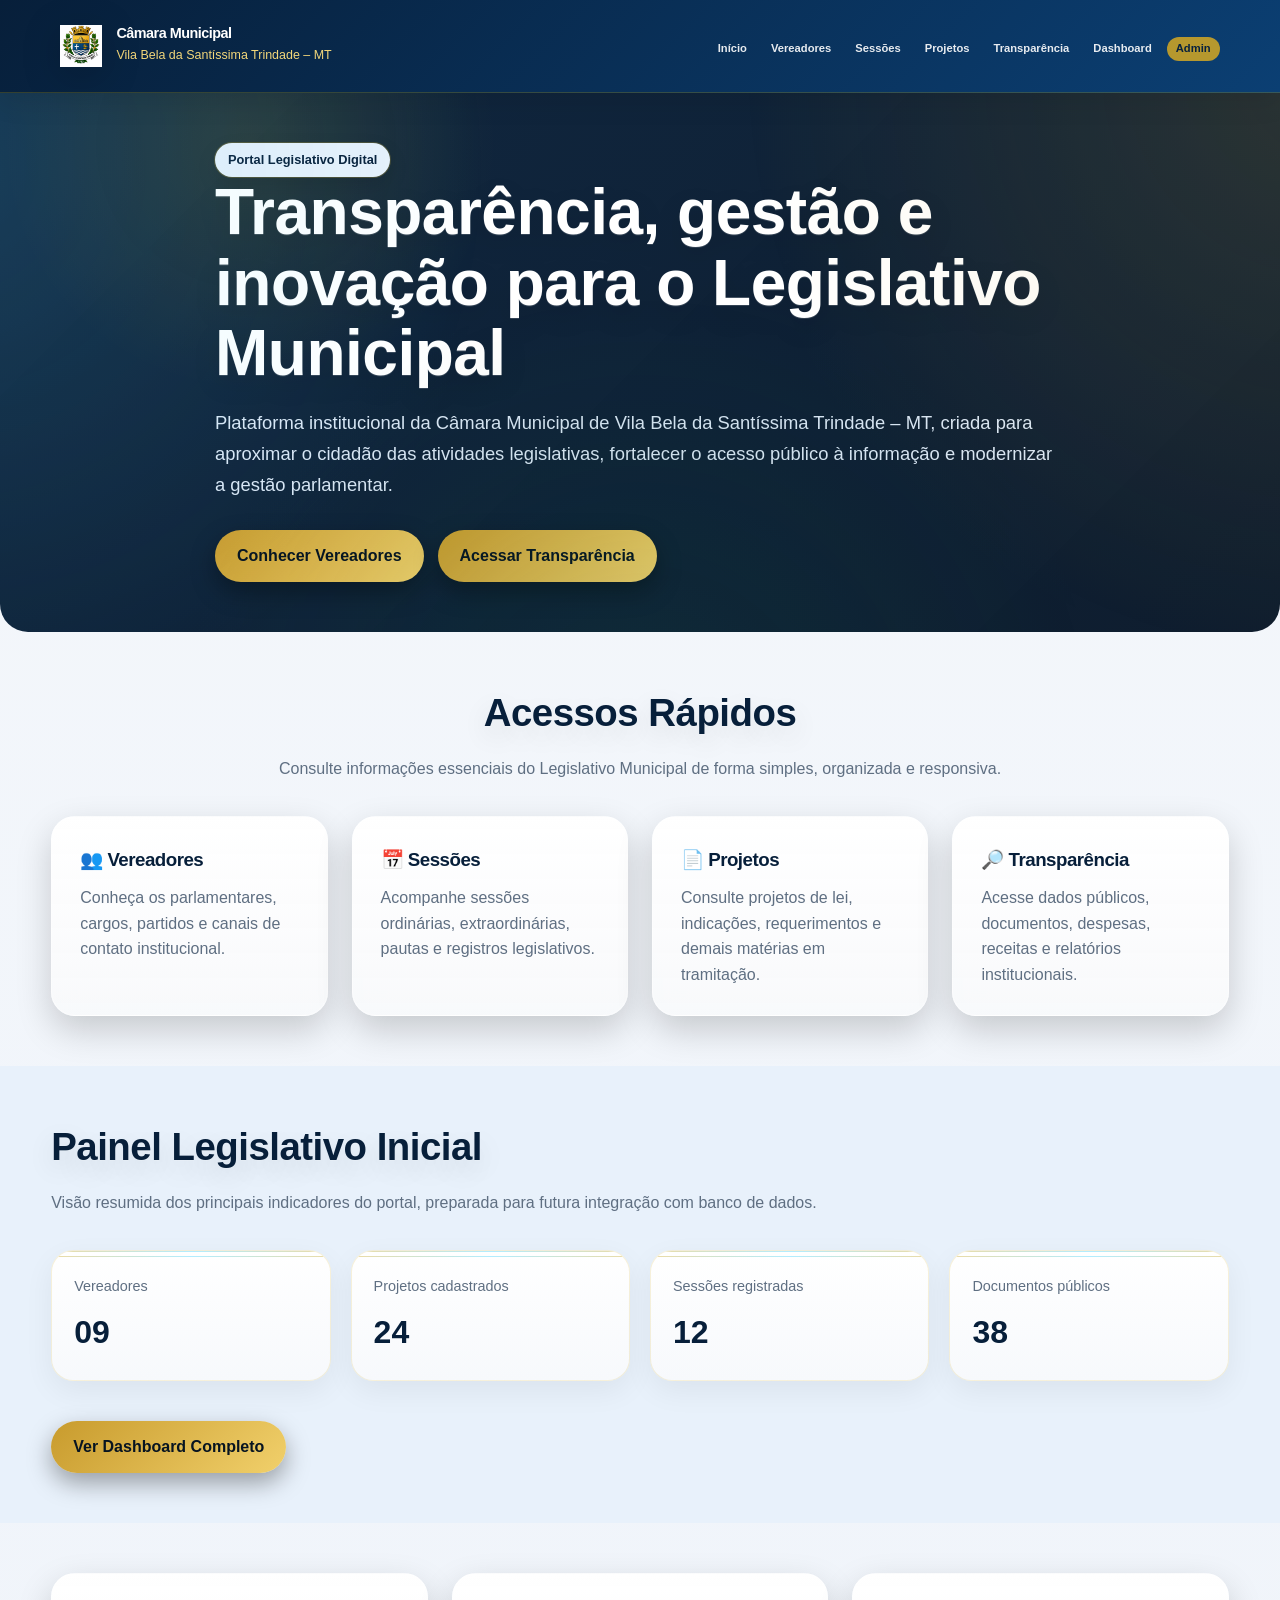
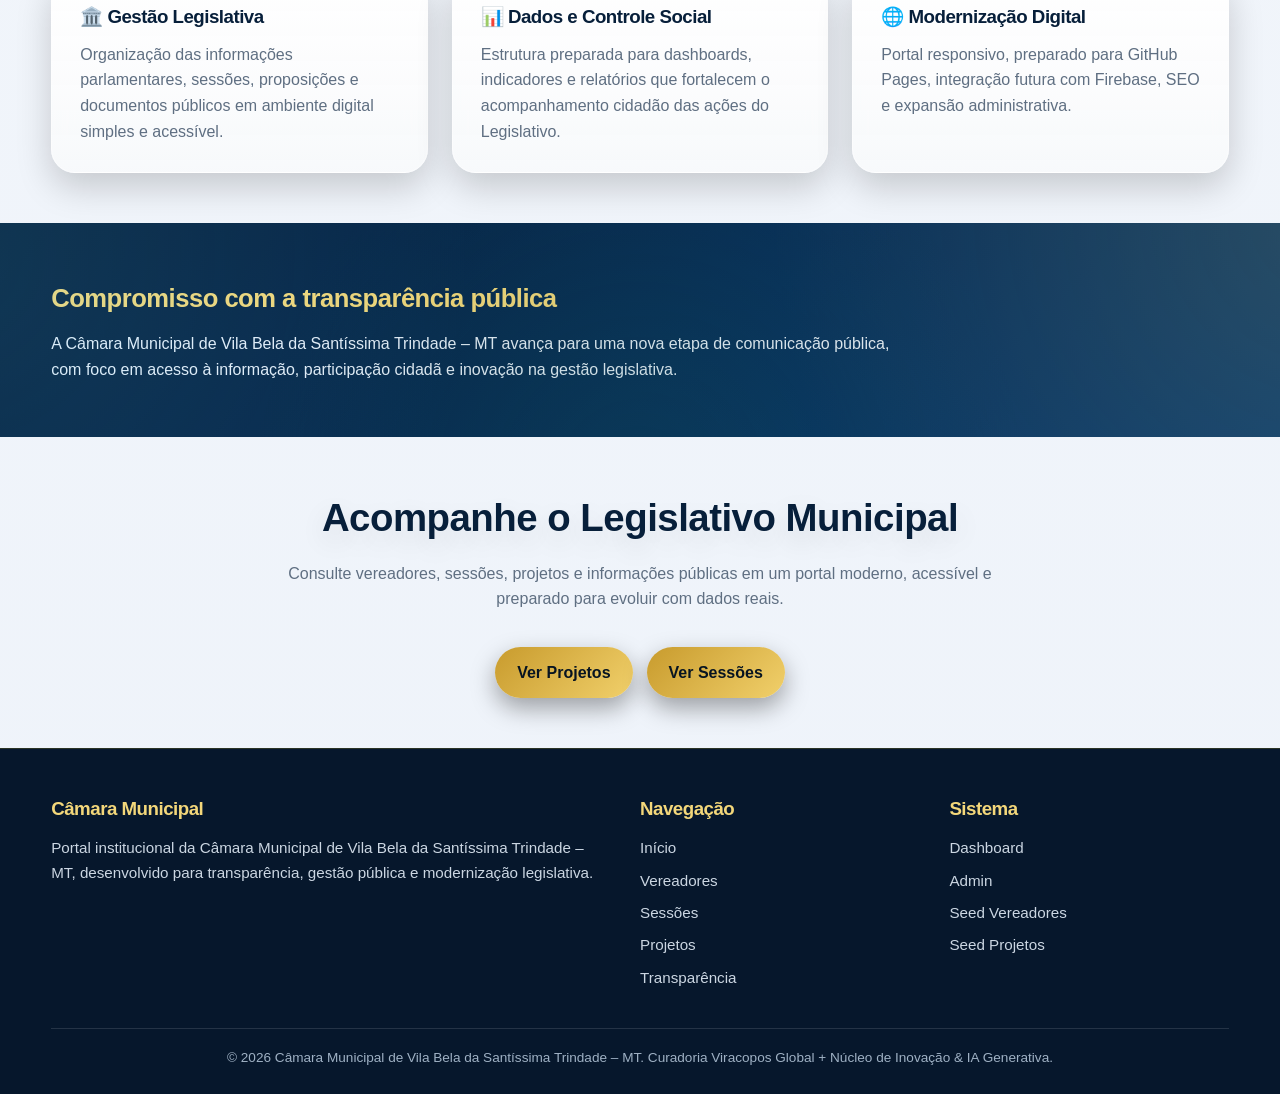
<file: index.html>
<!DOCTYPE html>
<html lang="pt-BR">
<head>
  <meta charset="UTF-8" />
  <meta name="viewport" content="width=device-width, initial-scale=1.0" />

  <title>Portal Câmara Municipal de Vila Bela da Santíssima Trindade – MT</title>

  <meta name="description" content="Portal institucional da Câmara Municipal de Vila Bela da Santíssima Trindade – MT, com acesso a vereadores, sessões, projetos, transparência e painel legislativo." />

  <link rel="stylesheet" href="assets/css/style.css" />

  <link rel="manifest" href="manifest.json">
<link rel="icon" type="image/png" href="assets/icons/favicon.png">

<meta name="theme-color" content="#071f3a">

<meta property="og:title" content="Portal Câmara Vila Bela MT">
<meta property="og:description" content="Portal institucional da Câmara Municipal de Vila Bela da Santíssima Trindade - MT">
<meta property="og:image" content="assets/images/portal-camara-og.jpg">
</head>

<body>

  <!-- =====================================================
       INÍCIO BLOCO 01 — HEADER / TOPO
  ====================================================== -->
  <header class="header">
    <div class="header-container">

      <a href="index.html" class="logo-area">
        <img src="assets/images/brasao-camara.png" alt="Brasão da Câmara Municipal" />

        <div class="logo-texto">
          <h1>Câmara Municipal</h1>
          <span>Vila Bela da Santíssima Trindade – MT</span>
        </div>
      </a>

      <nav class="nav">
        <a href="index.html">Início</a>
        <a href="vereadores.html">Vereadores</a>
        <a href="sessoes.html">Sessões</a>
        <a href="projetos.html">Projetos</a>
        <a href="transparencia.html">Transparência</a>
        <a href="dashboard.html">Dashboard</a>
        <a href="admin.html" class="btn-admin">Admin</a>
      </nav>

    </div>
  </header>
  <!-- FIM BLOCO 01 -->


  <!-- =====================================================
       INÍCIO BLOCO 02 — HERO / CAPA PRINCIPAL
  ====================================================== -->
  <section class="hero">
    <div class="hero-content fade-up">
      <span class="badge">Portal Legislativo Digital</span>

      <h2>Transparência, gestão e inovação para o Legislativo Municipal</h2>

      <p>
        Plataforma institucional da Câmara Municipal de Vila Bela da Santíssima Trindade – MT,
        criada para aproximar o cidadão das atividades legislativas, fortalecer o acesso público
        à informação e modernizar a gestão parlamentar.
      </p>

      <div class="hero-botoes">
        <a href="vereadores.html" class="btn btn-primary">Conhecer Vereadores</a>
        <a href="transparencia.html" class="btn btn-secondary">Acessar Transparência</a>
      </div>
    </div>
  </section>
  <!-- FIM BLOCO 02 -->


  <!-- =====================================================
       INÍCIO BLOCO 03 — ACESSOS RÁPIDOS
  ====================================================== -->
  <section>
    <div class="container">
      <h2 class="titulo-secao text-center">Acessos Rápidos</h2>
      <p class="subtitulo-secao text-center" style="margin-left:auto; margin-right:auto;">
        Consulte informações essenciais do Legislativo Municipal de forma simples, organizada e responsiva.
      </p>

      <div class="grid grid-4">

        <a href="vereadores.html" class="card">
          <h3>👥 Vereadores</h3>
          <p>Conheça os parlamentares, cargos, partidos e canais de contato institucional.</p>
        </a>

        <a href="sessoes.html" class="card">
          <h3>📅 Sessões</h3>
          <p>Acompanhe sessões ordinárias, extraordinárias, pautas e registros legislativos.</p>
        </a>

        <a href="projetos.html" class="card">
          <h3>📄 Projetos</h3>
          <p>Consulte projetos de lei, indicações, requerimentos e demais matérias em tramitação.</p>
        </a>

        <a href="transparencia.html" class="card">
          <h3>🔎 Transparência</h3>
          <p>Acesse dados públicos, documentos, despesas, receitas e relatórios institucionais.</p>
        </a>

      </div>
    </div>
  </section>
  <!-- FIM BLOCO 03 -->


  <!-- =====================================================
       INÍCIO BLOCO 04 — INDICADORES INSTITUCIONAIS
  ====================================================== -->
  <section style="background:#e8f1fb;">
    <div class="container">
      <h2 class="titulo-secao">Painel Legislativo Inicial</h2>
      <p class="subtitulo-secao">
        Visão resumida dos principais indicadores do portal, preparada para futura integração com banco de dados.
      </p>

      <div class="kpi-grid">

        <div class="kpi-card">
          <span>Vereadores</span>
          <strong>09</strong>
        </div>

        <div class="kpi-card">
          <span>Projetos cadastrados</span>
          <strong>24</strong>
        </div>

        <div class="kpi-card">
          <span>Sessões registradas</span>
          <strong>12</strong>
        </div>

        <div class="kpi-card">
          <span>Documentos públicos</span>
          <strong>38</strong>
        </div>

      </div>

      <div class="mt-40">
        <a href="dashboard.html" class="btn btn-primary">Ver Dashboard Completo</a>
      </div>
    </div>
  </section>
  <!-- FIM BLOCO 04 -->


  <!-- =====================================================
       INÍCIO BLOCO 05 — SOBRE O PORTAL
  ====================================================== -->
  <section>
    <div class="container">
      <div class="grid grid-3">

        <div class="card">
          <h3>🏛️ Gestão Legislativa</h3>
          <p>
            Organização das informações parlamentares, sessões, proposições e documentos públicos
            em ambiente digital simples e acessível.
          </p>
        </div>

        <div class="card">
          <h3>📊 Dados e Controle Social</h3>
          <p>
            Estrutura preparada para dashboards, indicadores e relatórios que fortalecem o acompanhamento
            cidadão das ações do Legislativo.
          </p>
        </div>

        <div class="card">
          <h3>🌐 Modernização Digital</h3>
          <p>
            Portal responsivo, preparado para GitHub Pages, integração futura com Firebase,
            SEO e expansão administrativa.
          </p>
        </div>

      </div>
    </div>
  </section>
  <!-- FIM BLOCO 05 -->


  <!-- =====================================================
       INÍCIO BLOCO 06 — FAIXA INSTITUCIONAL
  ====================================================== -->
  <section class="faixa-institucional">
    <div class="container">
      <h2>Compromisso com a transparência pública</h2>
      <p>
        A Câmara Municipal de Vila Bela da Santíssima Trindade – MT avança para uma nova etapa
        de comunicação pública, com foco em acesso à informação, participação cidadã e inovação
        na gestão legislativa.
      </p>
    </div>
  </section>
  <!-- FIM BLOCO 06 -->


  <!-- =====================================================
       INÍCIO BLOCO 07 — CHAMADA FINAL
  ====================================================== -->
  <section>
    <div class="container text-center">
      <h2 class="titulo-secao">Acompanhe o Legislativo Municipal</h2>
      <p class="subtitulo-secao" style="margin-left:auto; margin-right:auto;">
        Consulte vereadores, sessões, projetos e informações públicas em um portal moderno,
        acessível e preparado para evoluir com dados reais.
      </p>

      <div class="hero-botoes" style="justify-content:center;">
        <a href="projetos.html" class="btn btn-primary">Ver Projetos</a>
        <a href="sessoes.html" class="btn btn-primary">Ver Sessões</a>
      </div>
    </div>
  </section>
  <!-- FIM BLOCO 07 -->


  <!-- =====================================================
       INÍCIO BLOCO 08 — RODAPÉ
  ====================================================== -->
  <footer class="footer">
    <div class="container">

      <div class="footer-grid">

        <div>
          <h3>Câmara Municipal</h3>
          <p>
            Portal institucional da Câmara Municipal de Vila Bela da Santíssima Trindade – MT,
            desenvolvido para transparência, gestão pública e modernização legislativa.
          </p>
        </div>

        <div>
          <h3>Navegação</h3>
          <a href="index.html">Início</a>
          <a href="vereadores.html">Vereadores</a>
          <a href="sessoes.html">Sessões</a>
          <a href="projetos.html">Projetos</a>
          <a href="transparencia.html">Transparência</a>
        </div>

        <div>
          <h3>Sistema</h3>
          <a href="dashboard.html">Dashboard</a>
          <a href="admin.html">Admin</a>
          <a href="seed-vereadores.html">Seed Vereadores</a>
          <a href="seed-projetos.html">Seed Projetos</a>
        </div>

      </div>

      <div class="footer-copy">
        © 2026 Câmara Municipal de Vila Bela da Santíssima Trindade – MT.
        Curadoria Viracopos Global + Núcleo de Inovação & IA Generativa.
      </div>

    </div>
  </footer>
  <!-- FIM BLOCO 08 -->
  
<script src="assets/js/script.js"></script>

  <script src="assets/js/script.js"></script>

<script>
if ("serviceWorker" in navigator) {
  navigator.serviceWorker.register("./sw.js");
}
</script>
</body>
</html>
</file>
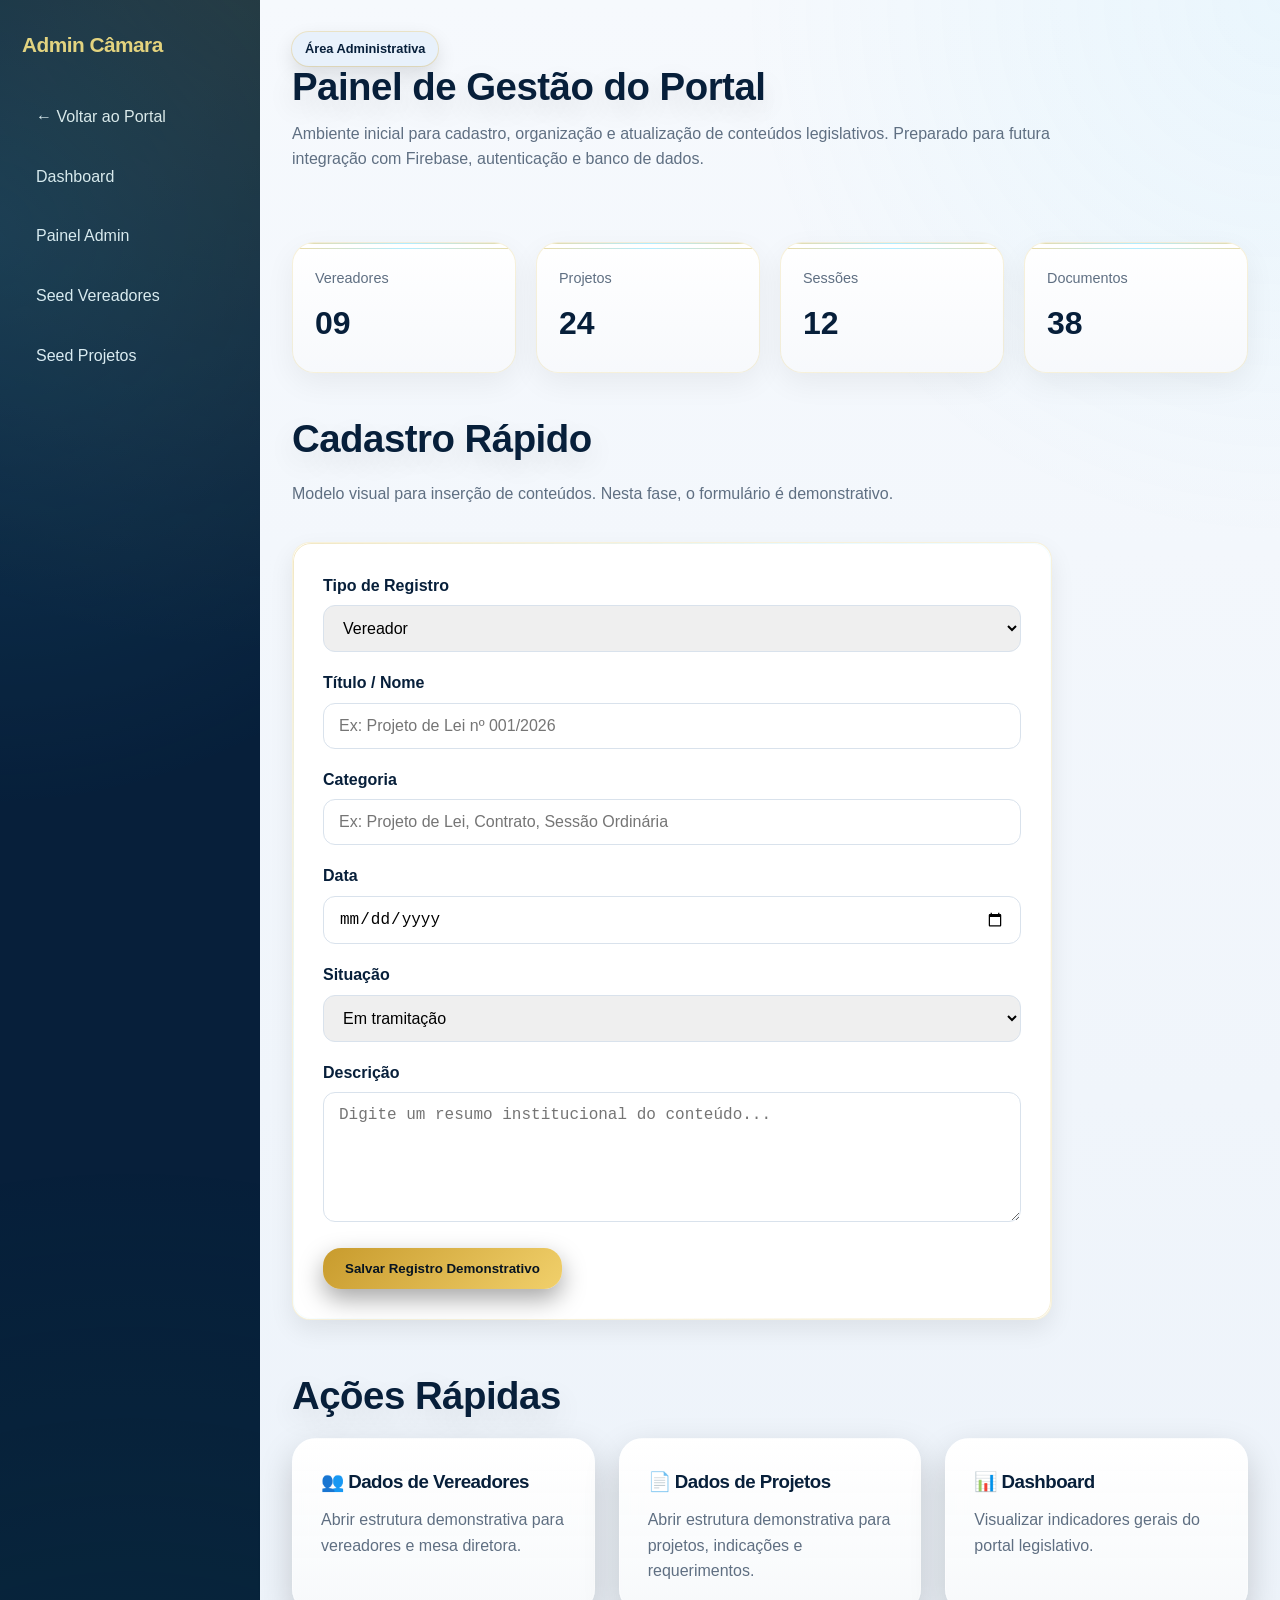
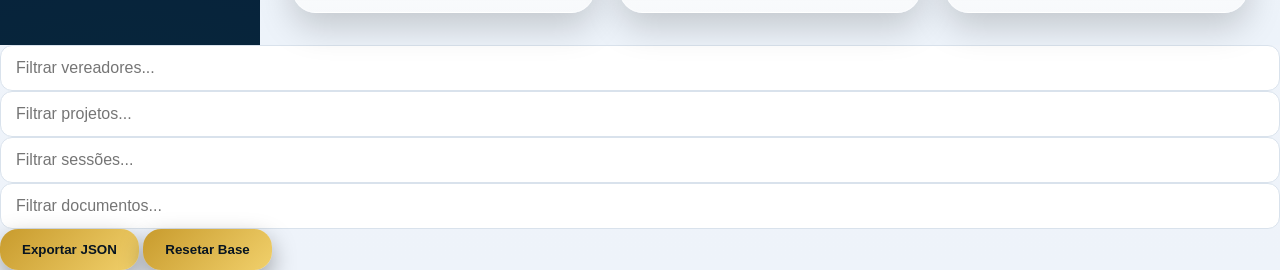
<file: admin.html>
<!DOCTYPE html>
<html lang="pt-BR">
<head>
  <meta charset="UTF-8" />
  <meta name="viewport" content="width=device-width, initial-scale=1.0" />

  <title>Admin | Câmara Municipal de Vila Bela da Santíssima Trindade – MT</title>
  <meta name="description" content="Painel administrativo inicial do Portal da Câmara Municipal de Vila Bela da Santíssima Trindade – MT." />

  <link rel="stylesheet" href="assets/css/style.css" />

  <link rel="manifest" href="manifest.json">
<link rel="icon" type="image/png" href="assets/icons/favicon.png">

<meta name="theme-color" content="#071f3a">

<meta property="og:title" content="Portal Câmara Vila Bela MT">
<meta property="og:description" content="Portal institucional da Câmara Municipal de Vila Bela da Santíssima Trindade - MT">
<meta property="og:image" content="assets/images/portal-camara-og.jpg">
</head>

<body>

  <!-- =====================================================
       INÍCIO BLOCO 01 — LAYOUT ADMIN
  ====================================================== -->
  <div class="dashboard-layout">

    <aside class="sidebar">
      <h2>Admin Câmara</h2>
      <a href="index.html">← Voltar ao Portal</a>
      <a href="dashboard.html">Dashboard</a>
      <a href="admin.html">Painel Admin</a>
      <a href="seed-vereadores.html">Seed Vereadores</a>
      <a href="seed-projetos.html">Seed Projetos</a>
    </aside>

    <main class="dashboard-main">

      <!-- =====================================================
           INÍCIO BLOCO 02 — CABEÇALHO ADMIN
      ====================================================== -->
      <section style="padding:0 0 35px;">
        <span class="badge">Área Administrativa</span>
        <h1 class="titulo-secao">Painel de Gestão do Portal</h1>
        <p class="subtitulo-secao">
          Ambiente inicial para cadastro, organização e atualização de conteúdos legislativos.
          Preparado para futura integração com Firebase, autenticação e banco de dados.
        </p>
      </section>
      <!-- FIM BLOCO 02 -->


      <!-- =====================================================
           INÍCIO BLOCO 03 — INDICADORES
      ====================================================== -->
      <section style="padding:0 0 35px;">
        <div class="kpi-grid">
          <div class="kpi-card">
            <span>Vereadores</span>
            <strong>09</strong>
          </div>

          <div class="kpi-card">
            <span>Projetos</span>
            <strong>24</strong>
          </div>

          <div class="kpi-card">
            <span>Sessões</span>
            <strong>12</strong>
          </div>

          <div class="kpi-card">
            <span>Documentos</span>
            <strong>38</strong>
          </div>
        </div>
      </section>
      <!-- FIM BLOCO 03 -->


      <!-- =====================================================
           INÍCIO BLOCO 04 — FORMULÁRIO DE CONTEÚDO
      ====================================================== -->
      <section style="padding:0 0 45px;">
        <h2 class="titulo-secao">Cadastro Rápido</h2>
        <p class="subtitulo-secao">
          Modelo visual para inserção de conteúdos. Nesta fase, o formulário é demonstrativo.
        </p>

        <div class="form-box">
          <form id="form-admin">

            <div class="form-group">
              <label for="tipo">Tipo de Registro</label>
              <select id="tipo" name="tipo">
                <option>Vereador</option>
                <option>Projeto Legislativo</option>
                <option>Sessão</option>
                <option>Documento de Transparência</option>
                <option>Ato Oficial</option>
              </select>
            </div>

            <div class="form-group">
              <label for="titulo">Título / Nome</label>
              <input type="text" id="titulo" name="titulo" placeholder="Ex: Projeto de Lei nº 001/2026" />
            </div>

            <div class="form-group">
              <label for="categoria">Categoria</label>
              <input type="text" id="categoria" name="categoria" placeholder="Ex: Projeto de Lei, Contrato, Sessão Ordinária" />
            </div>

            <div class="form-group">
              <label for="data">Data</label>
              <input type="date" id="data" name="data" />
            </div>

            <div class="form-group">
              <label for="status">Situação</label>
              <select id="status" name="status">
                <option>Em tramitação</option>
                <option>Aprovado</option>
                <option>Publicado</option>
                <option>Encaminhado</option>
                <option>Em atualização</option>
              </select>
            </div>

            <div class="form-group">
              <label for="descricao">Descrição</label>
              <textarea id="descricao" name="descricao" placeholder="Digite um resumo institucional do conteúdo..."></textarea>
            </div>

            <button type="submit" class="btn btn-primary">
              Salvar Registro Demonstrativo
            </button>

          </form>
        </div>
      </section>
      <!-- FIM BLOCO 04 -->


      <!-- =====================================================
           INÍCIO BLOCO 05 — AÇÕES RÁPIDAS
      ====================================================== -->
      <section style="padding:0;">
        <h2 class="titulo-secao">Ações Rápidas</h2>

        <div class="grid grid-3">

          <a href="seed-vereadores.html" class="card">
            <h3>👥 Dados de Vereadores</h3>
            <p>Abrir estrutura demonstrativa para vereadores e mesa diretora.</p>
          </a>

          <a href="seed-projetos.html" class="card">
            <h3>📄 Dados de Projetos</h3>
            <p>Abrir estrutura demonstrativa para projetos, indicações e requerimentos.</p>
          </a>

          <a href="dashboard.html" class="card">
            <h3>📊 Dashboard</h3>
            <p>Visualizar indicadores gerais do portal legislativo.</p>
          </a>

        </div>
      </section>
      <!-- FIM BLOCO 05 -->

    </main>
  </div>
  <!-- FIM BLOCO 01 -->
  
<script src="assets/js/script.js"></script>
  <script src="assets/js/script.js"></script>

<script>
if ("serviceWorker" in navigator) {
  navigator.serviceWorker.register("./sw.js");
}
</script>
</body>
</html>

<input id="filtro-vereadores" type="text" placeholder="Filtrar vereadores..." />
<input id="filtro-projetos" type="text" placeholder="Filtrar projetos..." />
<input id="filtro-sessoes" type="text" placeholder="Filtrar sessões..." />
<input id="filtro-documentos" type="text" placeholder="Filtrar documentos..." />

<button onclick="exportarJSON()" class="btn btn-primary">Exportar JSON</button>
<button onclick="resetarBase()" class="btn btn-primary">Resetar Base</button>
</file>
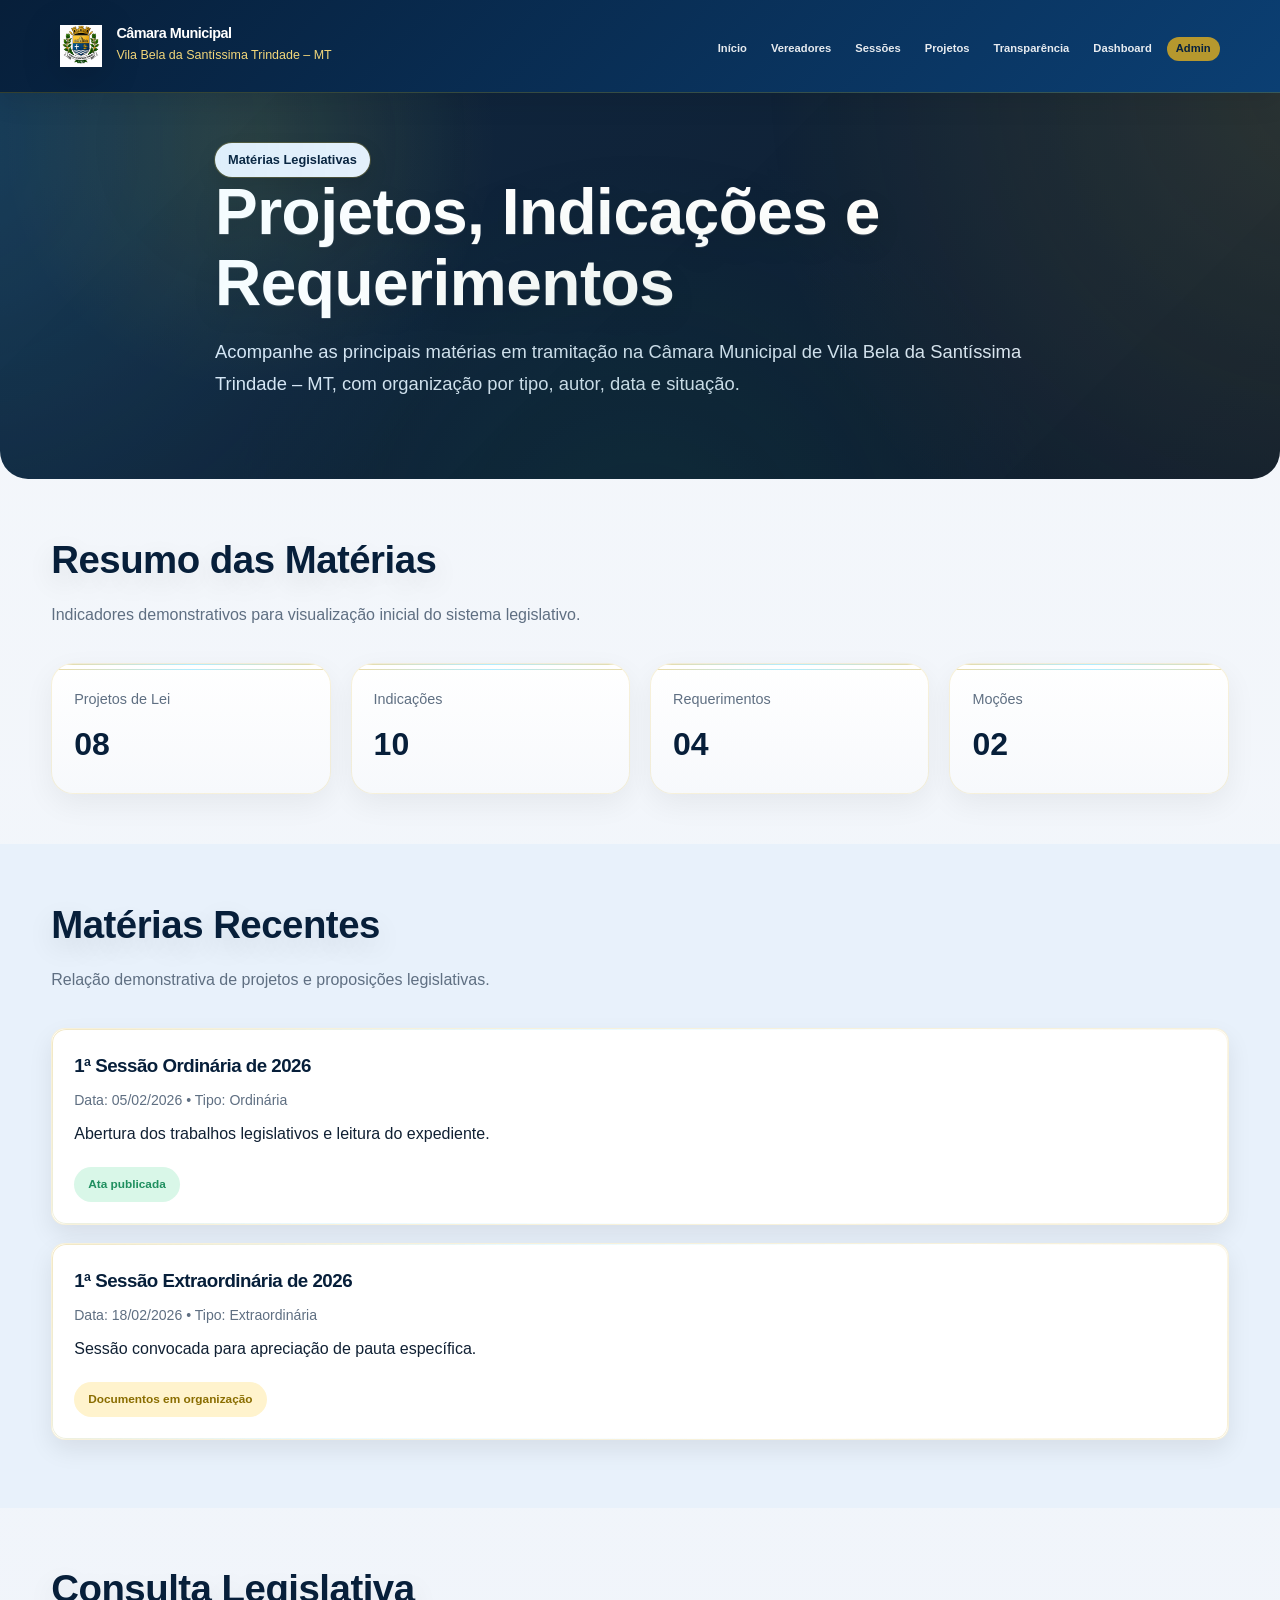
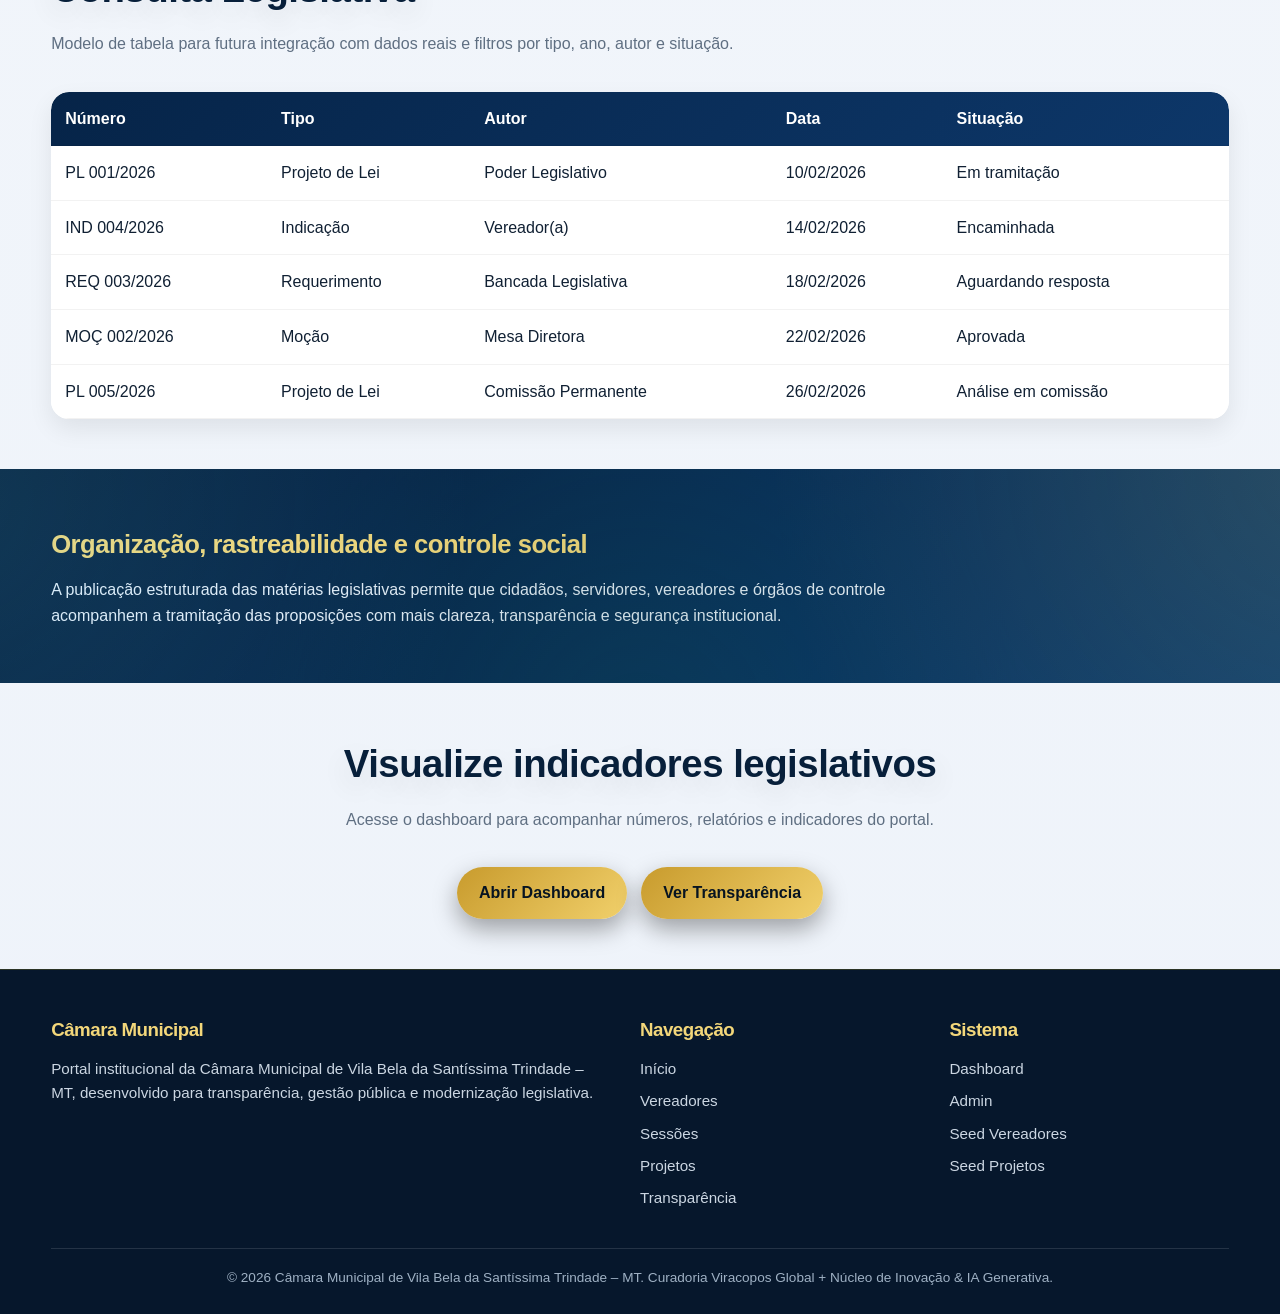
<file: projetos.html>
<!DOCTYPE html>
<html lang="pt-BR">
<head>
  <meta charset="UTF-8" />
  <meta name="viewport" content="width=device-width, initial-scale=1.0" />

  <title>Projetos Legislativos | Câmara Municipal de Vila Bela da Santíssima Trindade – MT</title>

  <meta name="description" content="Consulte projetos de lei, indicações, requerimentos e matérias legislativas da Câmara Municipal de Vila Bela da Santíssima Trindade – MT." />

  <link rel="stylesheet" href="assets/css/style.css" />

  <link rel="manifest" href="manifest.json">
<link rel="icon" type="image/png" href="assets/icons/favicon.png">

<meta name="theme-color" content="#071f3a">

<meta property="og:title" content="Portal Câmara Vila Bela MT">
<meta property="og:description" content="Portal institucional da Câmara Municipal de Vila Bela da Santíssima Trindade - MT">
<meta property="og:image" content="assets/images/portal-camara-og.jpg">
</head>

<body>

  <!-- =====================================================
       INÍCIO BLOCO 01 — HEADER / TOPO
  ====================================================== -->
  <header class="header">
    <div class="header-container">

      <a href="index.html" class="logo-area">
        <img src="assets/images/brasao-camara.png" alt="Brasão da Câmara Municipal" />

        <div class="logo-texto">
          <h1>Câmara Municipal</h1>
          <span>Vila Bela da Santíssima Trindade – MT</span>
        </div>
      </a>

      <nav class="nav">
        <a href="index.html">Início</a>
        <a href="vereadores.html">Vereadores</a>
        <a href="sessoes.html">Sessões</a>
        <a href="projetos.html">Projetos</a>
        <a href="transparencia.html">Transparência</a>
        <a href="dashboard.html">Dashboard</a>
        <a href="admin.html" class="btn-admin">Admin</a>
      </nav>

    </div>
  </header>
  <!-- FIM BLOCO 01 -->


  <!-- =====================================================
       INÍCIO BLOCO 02 — HERO INTERNO
  ====================================================== -->
  <section class="hero" style="min-height:360px;">
    <div class="hero-content fade-up">
      <span class="badge">Matérias Legislativas</span>

      <h2>Projetos, Indicações e Requerimentos</h2>

      <p>
        Acompanhe as principais matérias em tramitação na Câmara Municipal de Vila Bela
        da Santíssima Trindade – MT, com organização por tipo, autor, data e situação.
      </p>
    </div>
  </section>
  <!-- FIM BLOCO 02 -->


  <!-- =====================================================
       INÍCIO BLOCO 03 — INDICADORES
  ====================================================== -->
  <section>
    <div class="container">

      <h2 class="titulo-secao">Resumo das Matérias</h2>
      <p class="subtitulo-secao">
        Indicadores demonstrativos para visualização inicial do sistema legislativo.
      </p>

      <div class="kpi-grid">

        <div class="kpi-card">
          <span>Projetos de Lei</span>
          <strong>08</strong>
        </div>

        <div class="kpi-card">
          <span>Indicações</span>
          <strong>10</strong>
        </div>

        <div class="kpi-card">
          <span>Requerimentos</span>
          <strong>04</strong>
        </div>

        <div class="kpi-card">
          <span>Moções</span>
          <strong>02</strong>
        </div>

      </div>

    </div>
  </section>
  <!-- FIM BLOCO 03 -->


  <!-- =====================================================
       INÍCIO BLOCO 04 — LISTA DE PROJETOS
  ====================================================== -->
  <section style="background:#e8f1fb;">
    <div class="container">

      <h2 class="titulo-secao">Matérias Recentes</h2>
      <p class="subtitulo-secao">
        Relação demonstrativa de projetos e proposições legislativas.
      </p>

      <div id="lista-sessoes"></div>

    </div>
  </section>
  <!-- FIM BLOCO 04 -->


  <!-- =====================================================
       INÍCIO BLOCO 05 — TABELA DE CONSULTA
  ====================================================== -->
  <section>
    <div class="container">

      <h2 class="titulo-secao">Consulta Legislativa</h2>
      <p class="subtitulo-secao">
        Modelo de tabela para futura integração com dados reais e filtros por tipo, ano, autor e situação.
      </p>

      <div class="tabela-wrapper">
        <table>
          <thead>
            <tr>
              <th>Número</th>
              <th>Tipo</th>
              <th>Autor</th>
              <th>Data</th>
              <th>Situação</th>
            </tr>
          </thead>

          <tbody>
            <tr>
              <td>PL 001/2026</td>
              <td>Projeto de Lei</td>
              <td>Poder Legislativo</td>
              <td>10/02/2026</td>
              <td>Em tramitação</td>
            </tr>

            <tr>
              <td>IND 004/2026</td>
              <td>Indicação</td>
              <td>Vereador(a)</td>
              <td>14/02/2026</td>
              <td>Encaminhada</td>
            </tr>

            <tr>
              <td>REQ 003/2026</td>
              <td>Requerimento</td>
              <td>Bancada Legislativa</td>
              <td>18/02/2026</td>
              <td>Aguardando resposta</td>
            </tr>

            <tr>
              <td>MOÇ 002/2026</td>
              <td>Moção</td>
              <td>Mesa Diretora</td>
              <td>22/02/2026</td>
              <td>Aprovada</td>
            </tr>

            <tr>
              <td>PL 005/2026</td>
              <td>Projeto de Lei</td>
              <td>Comissão Permanente</td>
              <td>26/02/2026</td>
              <td>Análise em comissão</td>
            </tr>
          </tbody>
        </table>
      </div>

    </div>
  </section>
  <!-- FIM BLOCO 05 -->


  <!-- =====================================================
       INÍCIO BLOCO 06 — FAIXA INSTITUCIONAL
  ====================================================== -->
  <section class="faixa-institucional">
    <div class="container">
      <h2>Organização, rastreabilidade e controle social</h2>
      <p>
        A publicação estruturada das matérias legislativas permite que cidadãos, servidores,
        vereadores e órgãos de controle acompanhem a tramitação das proposições com mais clareza,
        transparência e segurança institucional.
      </p>
    </div>
  </section>
  <!-- FIM BLOCO 06 -->


  <!-- =====================================================
       INÍCIO BLOCO 07 — CHAMADA PARA DASHBOARD
  ====================================================== -->
  <section>
    <div class="container text-center">
      <h2 class="titulo-secao">Visualize indicadores legislativos</h2>
      <p class="subtitulo-secao" style="margin-left:auto; margin-right:auto;">
        Acesse o dashboard para acompanhar números, relatórios e indicadores do portal.
      </p>

      <div class="hero-botoes" style="justify-content:center;">
        <a href="dashboard.html" class="btn btn-primary">Abrir Dashboard</a>
        <a href="transparencia.html" class="btn btn-primary">Ver Transparência</a>
      </div>
    </div>
  </section>
  <!-- FIM BLOCO 07 -->


  <!-- =====================================================
       INÍCIO BLOCO 08 — RODAPÉ
  ====================================================== -->
  <footer class="footer">
    <div class="container">

      <div class="footer-grid">

        <div>
          <h3>Câmara Municipal</h3>
          <p>
            Portal institucional da Câmara Municipal de Vila Bela da Santíssima Trindade – MT,
            desenvolvido para transparência, gestão pública e modernização legislativa.
          </p>
        </div>

        <div>
          <h3>Navegação</h3>
          <a href="index.html">Início</a>
          <a href="vereadores.html">Vereadores</a>
          <a href="sessoes.html">Sessões</a>
          <a href="projetos.html">Projetos</a>
          <a href="transparencia.html">Transparência</a>
        </div>

        <div>
          <h3>Sistema</h3>
          <a href="dashboard.html">Dashboard</a>
          <a href="admin.html">Admin</a>
          <a href="seed-vereadores.html">Seed Vereadores</a>
          <a href="seed-projetos.html">Seed Projetos</a>
        </div>

      </div>

      <div class="footer-copy">
        © 2026 Câmara Municipal de Vila Bela da Santíssima Trindade – MT.
        Curadoria Viracopos Global + Núcleo de Inovação & IA Generativa.
      </div>

    </div>
  </footer>
  <!-- FIM BLOCO 08 -->
  
<script src="assets/js/script.js"></script>

  <script src="assets/js/script.js"></script>

<script>
if ("serviceWorker" in navigator) {
  navigator.serviceWorker.register("./sw.js");
}
</script>
</body>
</html>
</file>
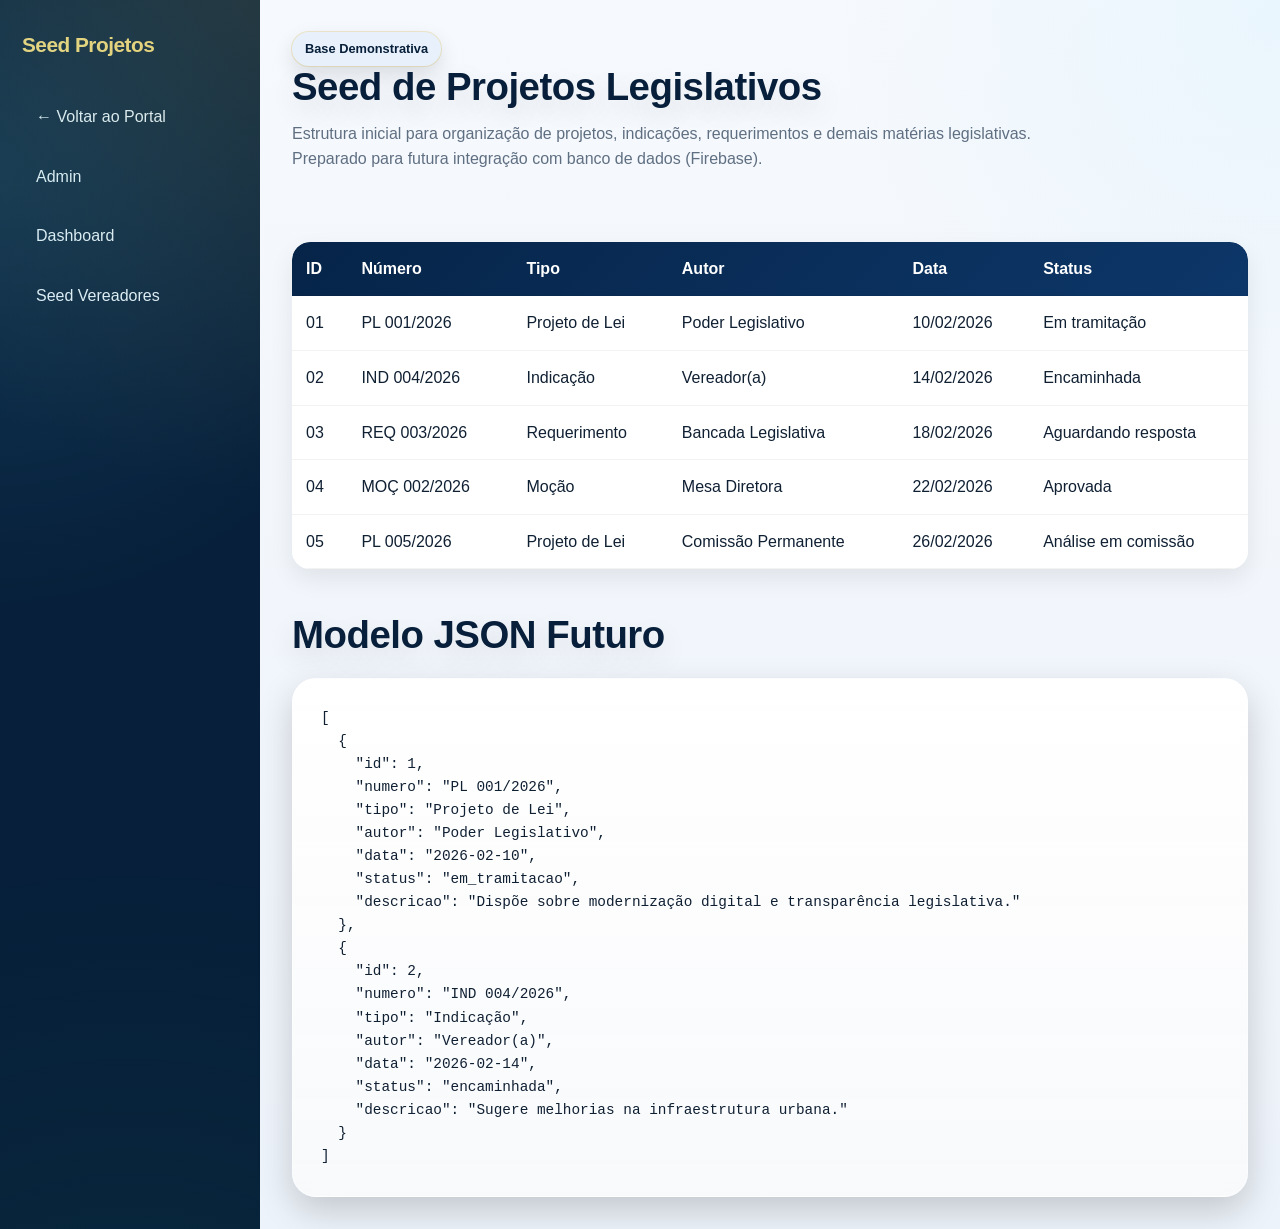
<file: seed-projetos.html>
<!DOCTYPE html>
<html lang="pt-BR">
<head>
  <meta charset="UTF-8" />
  <meta name="viewport" content="width=device-width, initial-scale=1.0" />

  <title>Seed Projetos | Câmara Municipal de Vila Bela da Santíssima Trindade – MT</title>
  <meta name="description" content="Base demonstrativa de projetos legislativos para o Portal da Câmara Municipal de Vila Bela da Santíssima Trindade – MT." />

  <link rel="stylesheet" href="assets/css/style.css" />
</head>

<body>

  <!-- =====================================================
       INÍCIO BLOCO 01 — LAYOUT
  ====================================================== -->
  <div class="dashboard-layout">

    <aside class="sidebar">
      <h2>Seed Projetos</h2>
      <a href="index.html">← Voltar ao Portal</a>
      <a href="admin.html">Admin</a>
      <a href="dashboard.html">Dashboard</a>
      <a href="seed-vereadores.html">Seed Vereadores</a>
    </aside>

    <main class="dashboard-main">

      <!-- =====================================================
           INÍCIO BLOCO 02 — CABEÇALHO
      ====================================================== -->
      <section style="padding:0 0 35px;">
        <span class="badge">Base Demonstrativa</span>
        <h1 class="titulo-secao">Seed de Projetos Legislativos</h1>
        <p class="subtitulo-secao">
          Estrutura inicial para organização de projetos, indicações, requerimentos e demais matérias legislativas.
          Preparado para futura integração com banco de dados (Firebase).
        </p>
      </section>
      <!-- FIM BLOCO 02 -->


      <!-- =====================================================
           INÍCIO BLOCO 03 — TABELA DE PROJETOS
      ====================================================== -->
      <section style="padding:0 0 35px;">
        <div class="tabela-wrapper">
          <table>
            <thead>
              <tr>
                <th>ID</th>
                <th>Número</th>
                <th>Tipo</th>
                <th>Autor</th>
                <th>Data</th>
                <th>Status</th>
              </tr>
            </thead>

            <tbody>
              <tr>
                <td>01</td>
                <td>PL 001/2026</td>
                <td>Projeto de Lei</td>
                <td>Poder Legislativo</td>
                <td>10/02/2026</td>
                <td>Em tramitação</td>
              </tr>

              <tr>
                <td>02</td>
                <td>IND 004/2026</td>
                <td>Indicação</td>
                <td>Vereador(a)</td>
                <td>14/02/2026</td>
                <td>Encaminhada</td>
              </tr>

              <tr>
                <td>03</td>
                <td>REQ 003/2026</td>
                <td>Requerimento</td>
                <td>Bancada Legislativa</td>
                <td>18/02/2026</td>
                <td>Aguardando resposta</td>
              </tr>

              <tr>
                <td>04</td>
                <td>MOÇ 002/2026</td>
                <td>Moção</td>
                <td>Mesa Diretora</td>
                <td>22/02/2026</td>
                <td>Aprovada</td>
              </tr>

              <tr>
                <td>05</td>
                <td>PL 005/2026</td>
                <td>Projeto de Lei</td>
                <td>Comissão Permanente</td>
                <td>26/02/2026</td>
                <td>Análise em comissão</td>
              </tr>
            </tbody>
          </table>
        </div>
      </section>
      <!-- FIM BLOCO 03 -->


      <!-- =====================================================
           INÍCIO BLOCO 04 — MODELO JSON
      ====================================================== -->
      <section style="padding:0;">
        <h2 class="titulo-secao">Modelo JSON Futuro</h2>

        <div class="card">
<pre style="white-space:pre-wrap; font-size:0.9rem;">
[
  {
    "id": 1,
    "numero": "PL 001/2026",
    "tipo": "Projeto de Lei",
    "autor": "Poder Legislativo",
    "data": "2026-02-10",
    "status": "em_tramitacao",
    "descricao": "Dispõe sobre modernização digital e transparência legislativa."
  },
  {
    "id": 2,
    "numero": "IND 004/2026",
    "tipo": "Indicação",
    "autor": "Vereador(a)",
    "data": "2026-02-14",
    "status": "encaminhada",
    "descricao": "Sugere melhorias na infraestrutura urbana."
  }
]
</pre>
        </div>
      </section>
      <!-- FIM BLOCO 04 -->

    </main>

  </div>
  <!-- FIM BLOCO 01 -->
  
<script src="assets/js/script.js"></script>
  
</body>
</html>
</file>
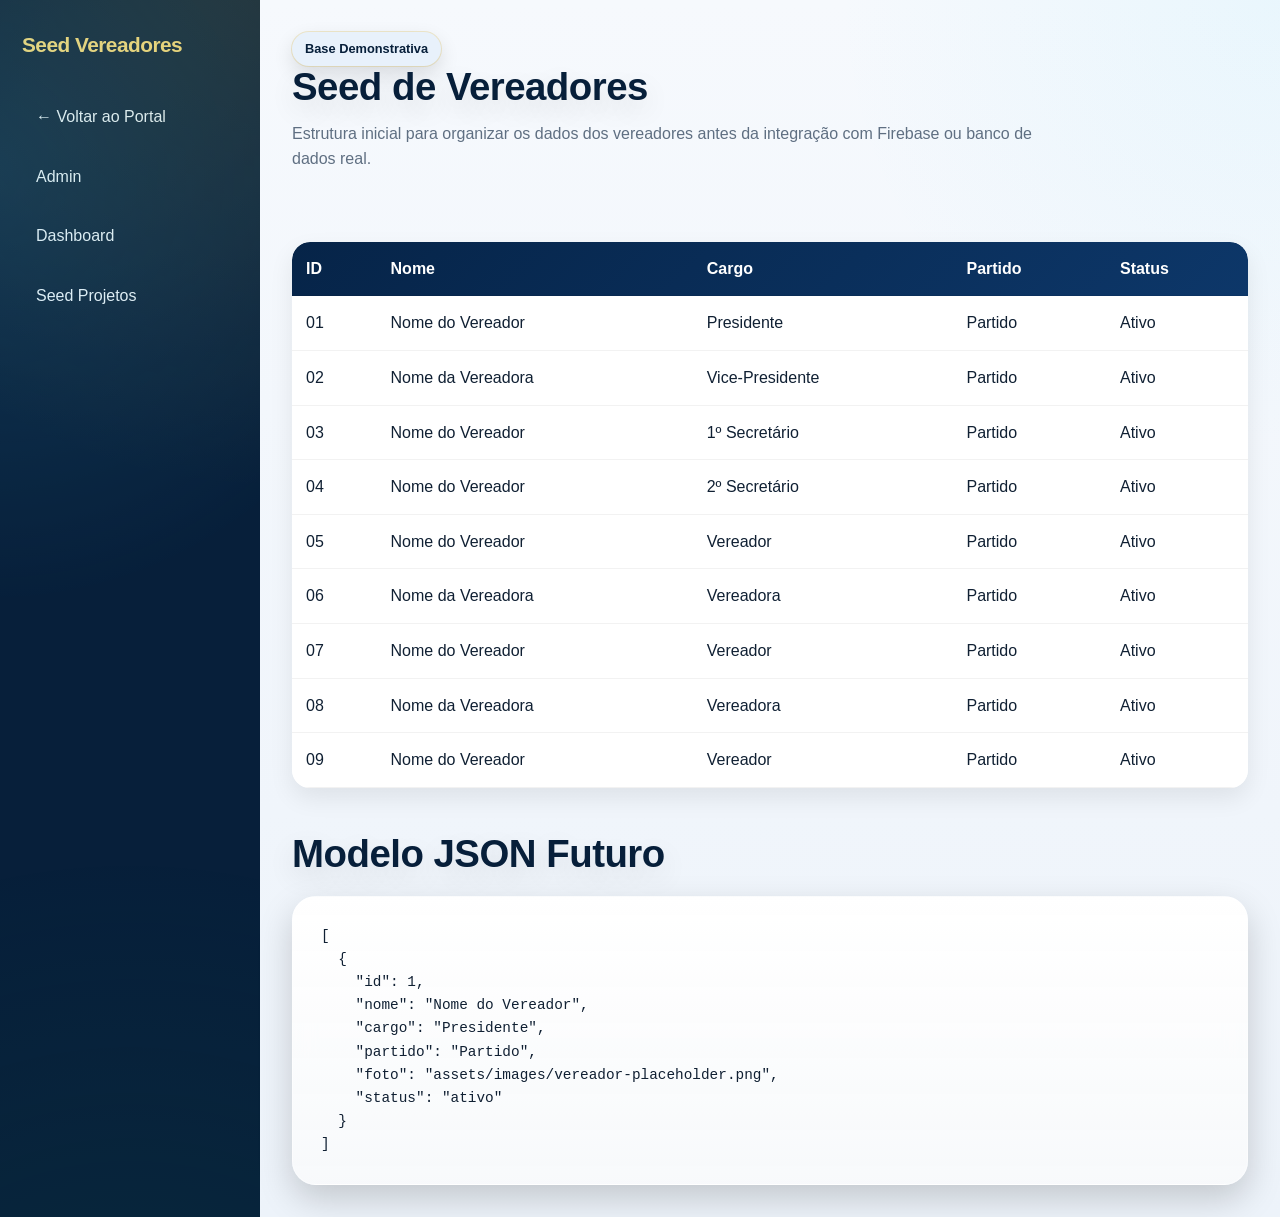
<file: seed-vereadores.html>
<!DOCTYPE html>
<html lang="pt-BR">
<head>
  <meta charset="UTF-8" />
  <meta name="viewport" content="width=device-width, initial-scale=1.0" />

  <title>Seed Vereadores | Câmara Municipal de Vila Bela da Santíssima Trindade – MT</title>
  <meta name="description" content="Base demonstrativa de vereadores para o Portal da Câmara Municipal de Vila Bela da Santíssima Trindade – MT." />

  <link rel="stylesheet" href="assets/css/style.css" />
</head>

<body>

  <div class="dashboard-layout">

    <aside class="sidebar">
      <h2>Seed Vereadores</h2>
      <a href="index.html">← Voltar ao Portal</a>
      <a href="admin.html">Admin</a>
      <a href="dashboard.html">Dashboard</a>
      <a href="seed-projetos.html">Seed Projetos</a>
    </aside>

    <main class="dashboard-main">

      <section style="padding:0 0 35px;">
        <span class="badge">Base Demonstrativa</span>
        <h1 class="titulo-secao">Seed de Vereadores</h1>
        <p class="subtitulo-secao">
          Estrutura inicial para organizar os dados dos vereadores antes da integração com Firebase ou banco de dados real.
        </p>
      </section>

      <section style="padding:0 0 35px;">
        <div class="tabela-wrapper">
          <table>
            <thead>
              <tr>
                <th>ID</th>
                <th>Nome</th>
                <th>Cargo</th>
                <th>Partido</th>
                <th>Status</th>
              </tr>
            </thead>

            <tbody>
              <tr>
                <td>01</td>
                <td>Nome do Vereador</td>
                <td>Presidente</td>
                <td>Partido</td>
                <td>Ativo</td>
              </tr>

              <tr>
                <td>02</td>
                <td>Nome da Vereadora</td>
                <td>Vice-Presidente</td>
                <td>Partido</td>
                <td>Ativo</td>
              </tr>

              <tr>
                <td>03</td>
                <td>Nome do Vereador</td>
                <td>1º Secretário</td>
                <td>Partido</td>
                <td>Ativo</td>
              </tr>

              <tr>
                <td>04</td>
                <td>Nome do Vereador</td>
                <td>2º Secretário</td>
                <td>Partido</td>
                <td>Ativo</td>
              </tr>

              <tr>
                <td>05</td>
                <td>Nome do Vereador</td>
                <td>Vereador</td>
                <td>Partido</td>
                <td>Ativo</td>
              </tr>

              <tr>
                <td>06</td>
                <td>Nome da Vereadora</td>
                <td>Vereadora</td>
                <td>Partido</td>
                <td>Ativo</td>
              </tr>

              <tr>
                <td>07</td>
                <td>Nome do Vereador</td>
                <td>Vereador</td>
                <td>Partido</td>
                <td>Ativo</td>
              </tr>

              <tr>
                <td>08</td>
                <td>Nome da Vereadora</td>
                <td>Vereadora</td>
                <td>Partido</td>
                <td>Ativo</td>
              </tr>

              <tr>
                <td>09</td>
                <td>Nome do Vereador</td>
                <td>Vereador</td>
                <td>Partido</td>
                <td>Ativo</td>
              </tr>
            </tbody>
          </table>
        </div>
      </section>

      <section style="padding:0;">
        <h2 class="titulo-secao">Modelo JSON Futuro</h2>

        <div class="card">
<pre style="white-space:pre-wrap; font-size:0.9rem;">
[
  {
    "id": 1,
    "nome": "Nome do Vereador",
    "cargo": "Presidente",
    "partido": "Partido",
    "foto": "assets/images/vereador-placeholder.png",
    "status": "ativo"
  }
]
</pre>
        </div>
      </section>

    </main>
  </div>
  
<script src="assets/js/script.js"></script>
  
</body>
</html>
</file>
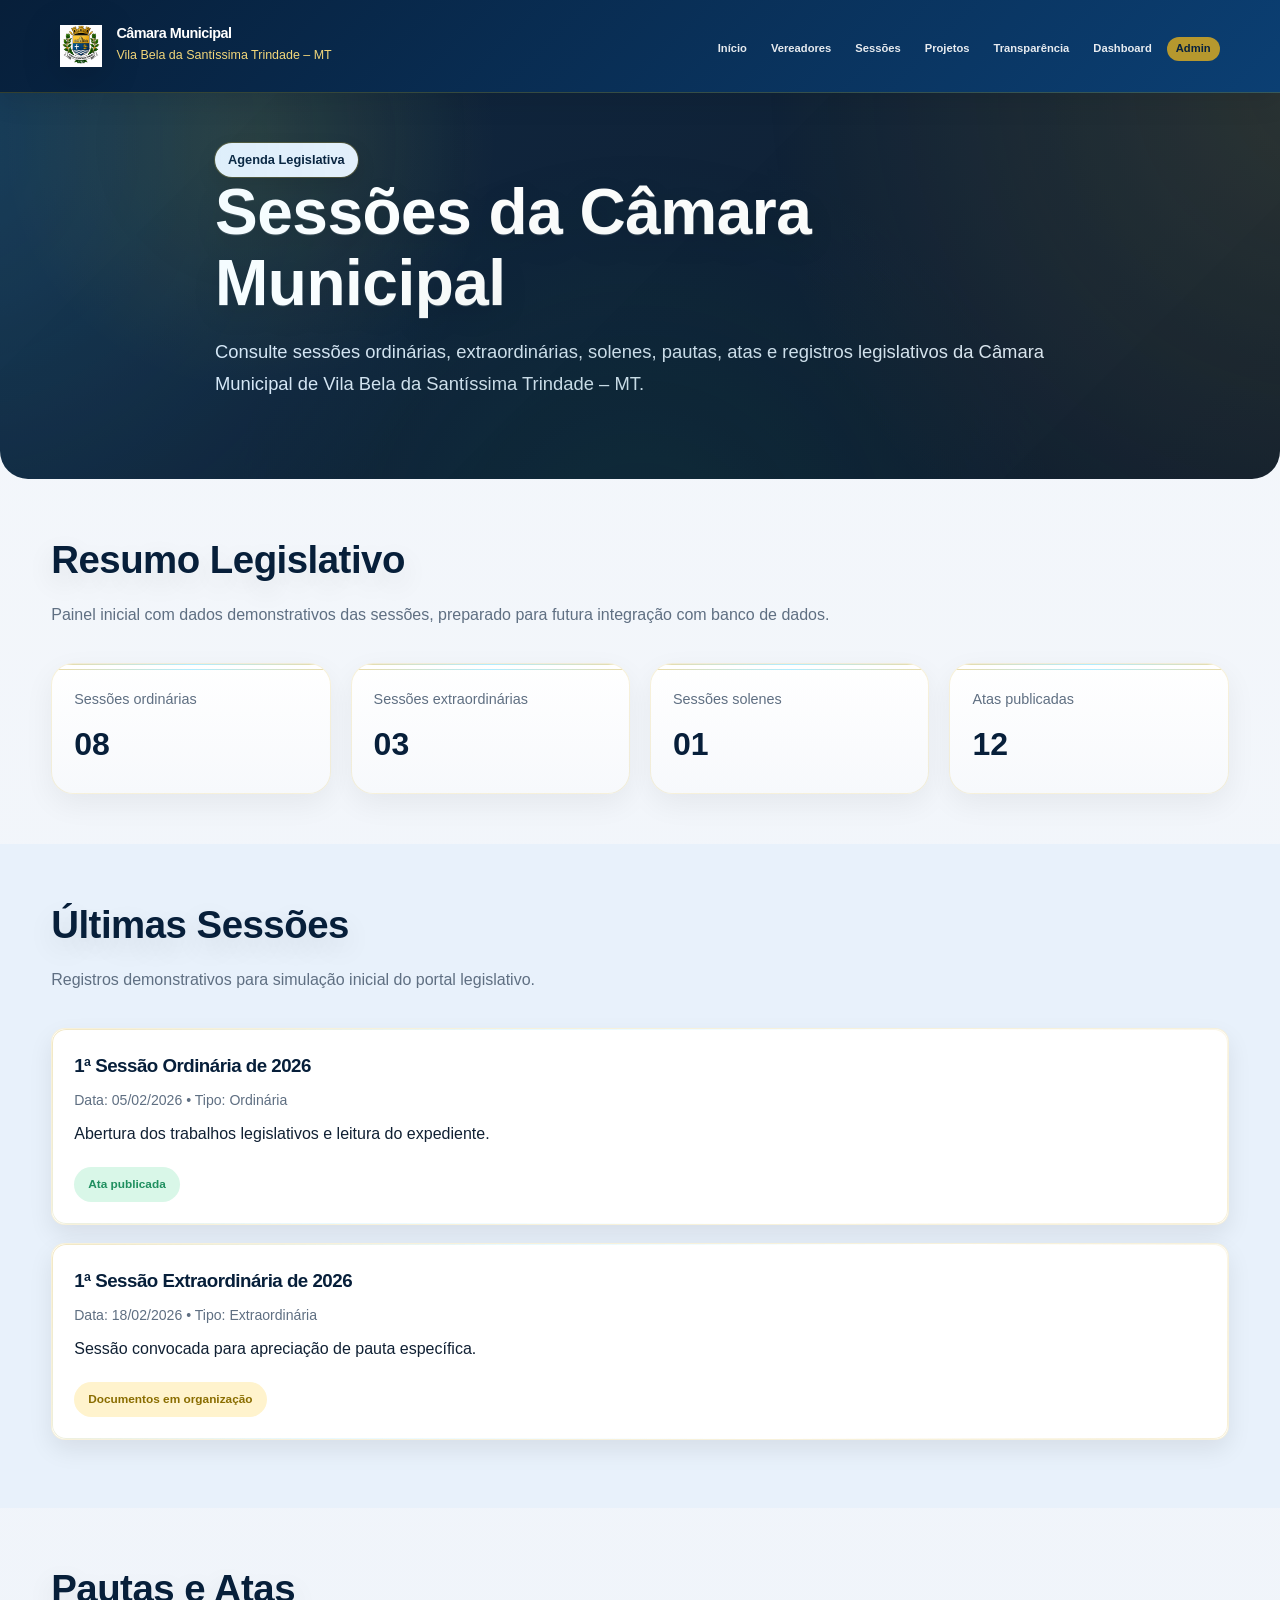
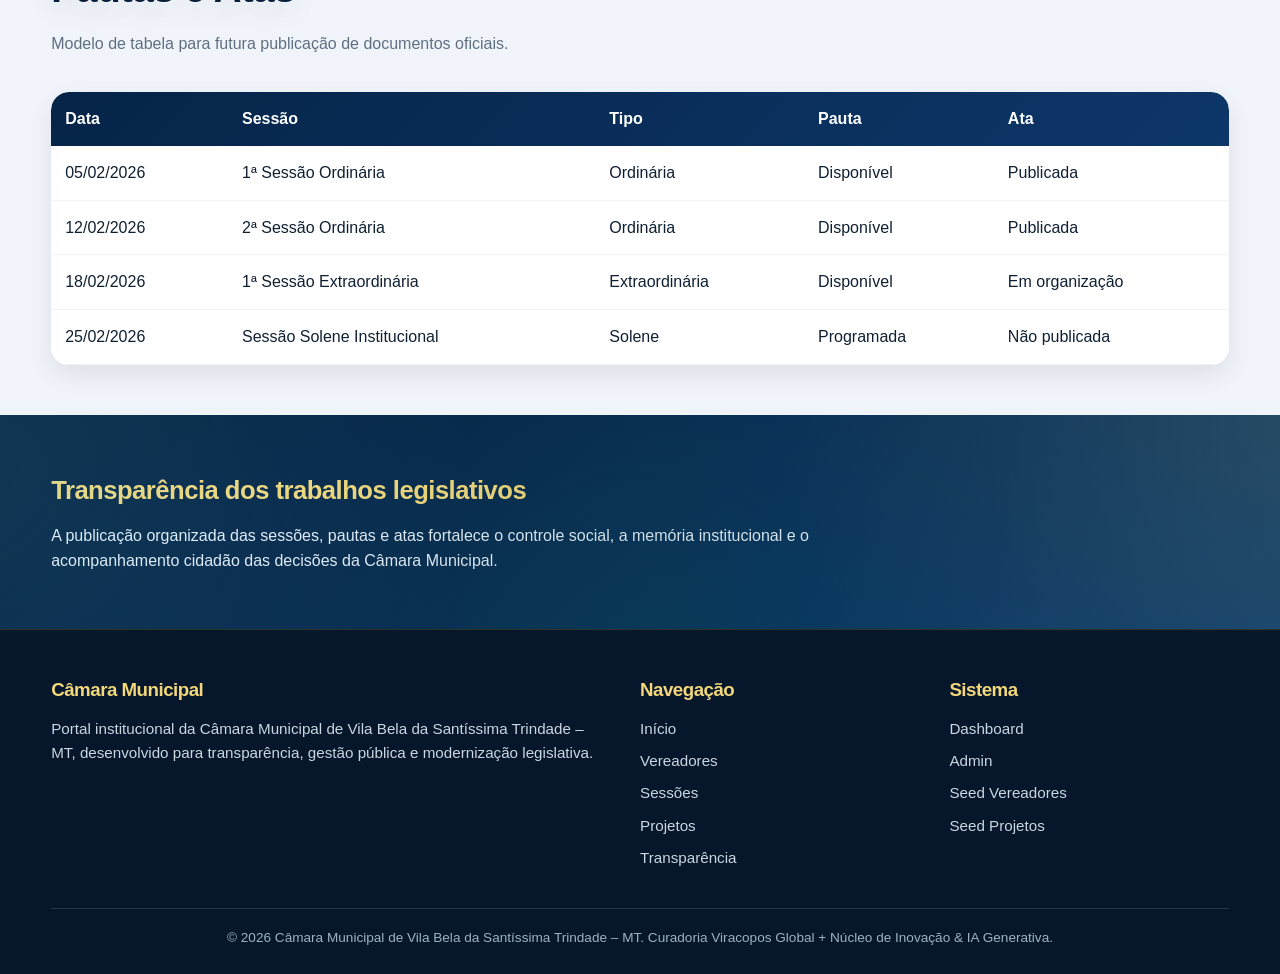
<file: sessoes.html>
<!DOCTYPE html>
<html lang="pt-BR">
<head>
  <meta charset="UTF-8" />
  <meta name="viewport" content="width=device-width, initial-scale=1.0" />

  <title>Sessões Legislativas | Câmara Municipal de Vila Bela da Santíssima Trindade – MT</title>

  <meta name="description" content="Acompanhe sessões ordinárias, extraordinárias, pautas, atas e registros legislativos da Câmara Municipal de Vila Bela da Santíssima Trindade – MT." />

  <link rel="stylesheet" href="assets/css/style.css" />

  <link rel="manifest" href="manifest.json">
<link rel="icon" type="image/png" href="assets/icons/favicon.png">

<meta name="theme-color" content="#071f3a">

<meta property="og:title" content="Portal Câmara Vila Bela MT">
<meta property="og:description" content="Portal institucional da Câmara Municipal de Vila Bela da Santíssima Trindade - MT">
<meta property="og:image" content="assets/images/portal-camara-og.jpg">
</head>

<body>

  <!-- =====================================================
       INÍCIO BLOCO 01 — HEADER / TOPO
  ====================================================== -->
  <header class="header">
    <div class="header-container">

      <a href="index.html" class="logo-area">
        <img src="assets/images/brasao-camara.png" alt="Brasão da Câmara Municipal" />

        <div class="logo-texto">
          <h1>Câmara Municipal</h1>
          <span>Vila Bela da Santíssima Trindade – MT</span>
        </div>
      </a>

      <nav class="nav">
        <a href="index.html">Início</a>
        <a href="vereadores.html">Vereadores</a>
        <a href="sessoes.html">Sessões</a>
        <a href="projetos.html">Projetos</a>
        <a href="transparencia.html">Transparência</a>
        <a href="dashboard.html">Dashboard</a>
        <a href="admin.html" class="btn-admin">Admin</a>
      </nav>

    </div>
  </header>
  <!-- FIM BLOCO 01 -->


  <!-- =====================================================
       INÍCIO BLOCO 02 — HERO INTERNO
  ====================================================== -->
  <section class="hero" style="min-height:360px;">
    <div class="hero-content fade-up">
      <span class="badge">Agenda Legislativa</span>

      <h2>Sessões da Câmara Municipal</h2>

      <p>
        Consulte sessões ordinárias, extraordinárias, solenes, pautas, atas e registros
        legislativos da Câmara Municipal de Vila Bela da Santíssima Trindade – MT.
      </p>
    </div>
  </section>
  <!-- FIM BLOCO 02 -->


  <!-- =====================================================
       INÍCIO BLOCO 03 — RESUMO DAS SESSÕES
  ====================================================== -->
  <section>
    <div class="container">

      <h2 class="titulo-secao">Resumo Legislativo</h2>
      <p class="subtitulo-secao">
        Painel inicial com dados demonstrativos das sessões, preparado para futura integração com banco de dados.
      </p>

      <div class="kpi-grid">

        <div class="kpi-card">
          <span>Sessões ordinárias</span>
          <strong>08</strong>
        </div>

        <div class="kpi-card">
          <span>Sessões extraordinárias</span>
          <strong>03</strong>
        </div>

        <div class="kpi-card">
          <span>Sessões solenes</span>
          <strong>01</strong>
        </div>

        <div class="kpi-card">
          <span>Atas publicadas</span>
          <strong>12</strong>
        </div>

      </div>

    </div>
  </section>
  <!-- FIM BLOCO 03 -->


  <!-- =====================================================
       INÍCIO BLOCO 04 — LISTA DE SESSÕES
  ====================================================== -->
  <section style="background:#e8f1fb;">
    <div class="container">

      <h2 class="titulo-secao">Últimas Sessões</h2>
      <p class="subtitulo-secao">
        Registros demonstrativos para simulação inicial do portal legislativo.
      </p>

      <div id="lista-sessoes"></div>

    </div>
  </section>
  <!-- FIM BLOCO 04 -->


  <!-- =====================================================
       INÍCIO BLOCO 05 — TABELA DE PAUTAS
  ====================================================== -->
  <section>
    <div class="container">

      <h2 class="titulo-secao">Pautas e Atas</h2>
      <p class="subtitulo-secao">
        Modelo de tabela para futura publicação de documentos oficiais.
      </p>

      <div class="tabela-wrapper">
        <table>
          <thead>
            <tr>
              <th>Data</th>
              <th>Sessão</th>
              <th>Tipo</th>
              <th>Pauta</th>
              <th>Ata</th>
            </tr>
          </thead>

          <tbody>
            <tr>
              <td>05/02/2026</td>
              <td>1ª Sessão Ordinária</td>
              <td>Ordinária</td>
              <td>Disponível</td>
              <td>Publicada</td>
            </tr>

            <tr>
              <td>12/02/2026</td>
              <td>2ª Sessão Ordinária</td>
              <td>Ordinária</td>
              <td>Disponível</td>
              <td>Publicada</td>
            </tr>

            <tr>
              <td>18/02/2026</td>
              <td>1ª Sessão Extraordinária</td>
              <td>Extraordinária</td>
              <td>Disponível</td>
              <td>Em organização</td>
            </tr>

            <tr>
              <td>25/02/2026</td>
              <td>Sessão Solene Institucional</td>
              <td>Solene</td>
              <td>Programada</td>
              <td>Não publicada</td>
            </tr>
          </tbody>
        </table>
      </div>

    </div>
  </section>
  <!-- FIM BLOCO 05 -->


  <!-- =====================================================
       INÍCIO BLOCO 06 — FAIXA INSTITUCIONAL
  ====================================================== -->
  <section class="faixa-institucional">
    <div class="container">
      <h2>Transparência dos trabalhos legislativos</h2>
      <p>
        A publicação organizada das sessões, pautas e atas fortalece o controle social,
        a memória institucional e o acompanhamento cidadão das decisões da Câmara Municipal.
      </p>
    </div>
  </section>
  <!-- FIM BLOCO 06 -->


  <!-- =====================================================
       INÍCIO BLOCO 07 — RODAPÉ
  ====================================================== -->
  <footer class="footer">
    <div class="container">

      <div class="footer-grid">

        <div>
          <h3>Câmara Municipal</h3>
          <p>
            Portal institucional da Câmara Municipal de Vila Bela da Santíssima Trindade – MT,
            desenvolvido para transparência, gestão pública e modernização legislativa.
          </p>
        </div>

        <div>
          <h3>Navegação</h3>
          <a href="index.html">Início</a>
          <a href="vereadores.html">Vereadores</a>
          <a href="sessoes.html">Sessões</a>
          <a href="projetos.html">Projetos</a>
          <a href="transparencia.html">Transparência</a>
        </div>

        <div>
          <h3>Sistema</h3>
          <a href="dashboard.html">Dashboard</a>
          <a href="admin.html">Admin</a>
          <a href="seed-vereadores.html">Seed Vereadores</a>
          <a href="seed-projetos.html">Seed Projetos</a>
        </div>

      </div>

      <div class="footer-copy">
        © 2026 Câmara Municipal de Vila Bela da Santíssima Trindade – MT.
        Curadoria Viracopos Global + Núcleo de Inovação & IA Generativa.
      </div>

    </div>
  </footer>
  <!-- FIM BLOCO 07 -->
  
<script src="assets/js/script.js"></script>

  <script src="assets/js/script.js"></script>

<script>
if ("serviceWorker" in navigator) {
  navigator.serviceWorker.register("./sw.js");
}
</script>
</body>
</html>
</file>
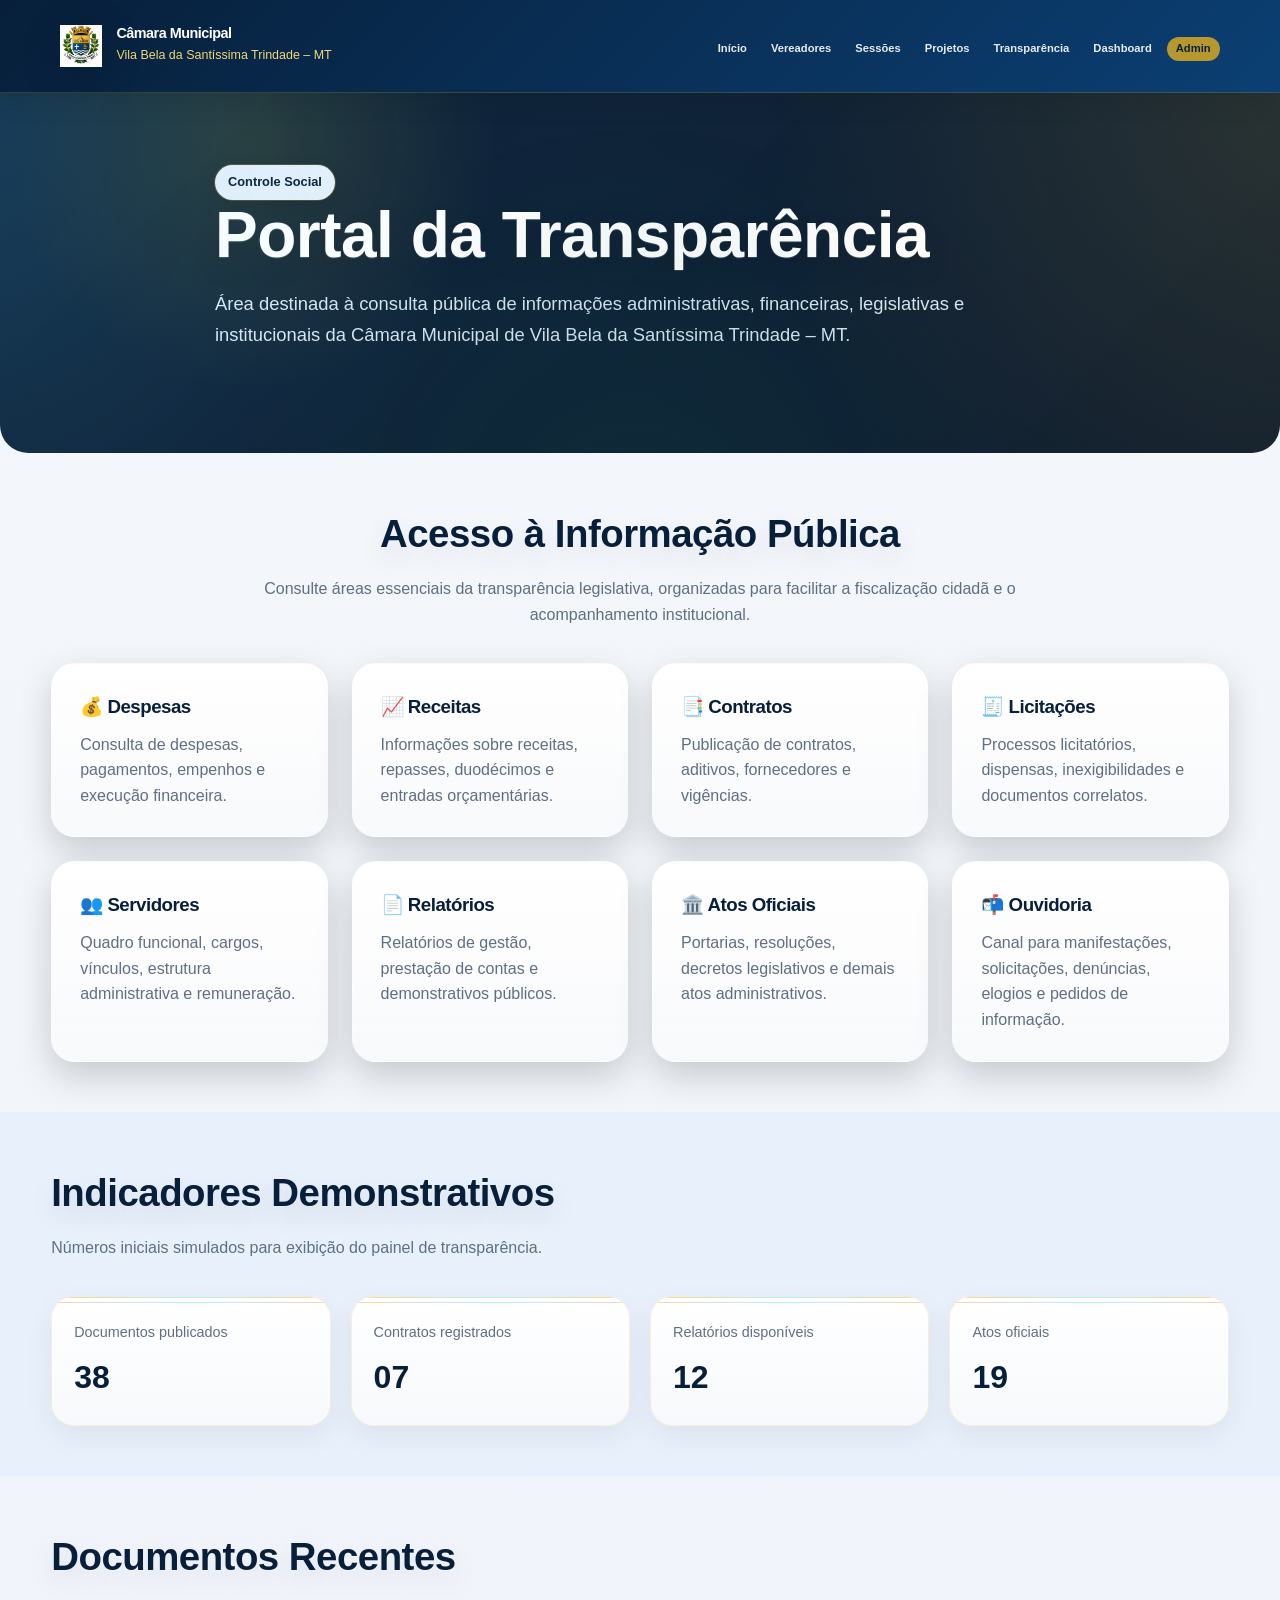
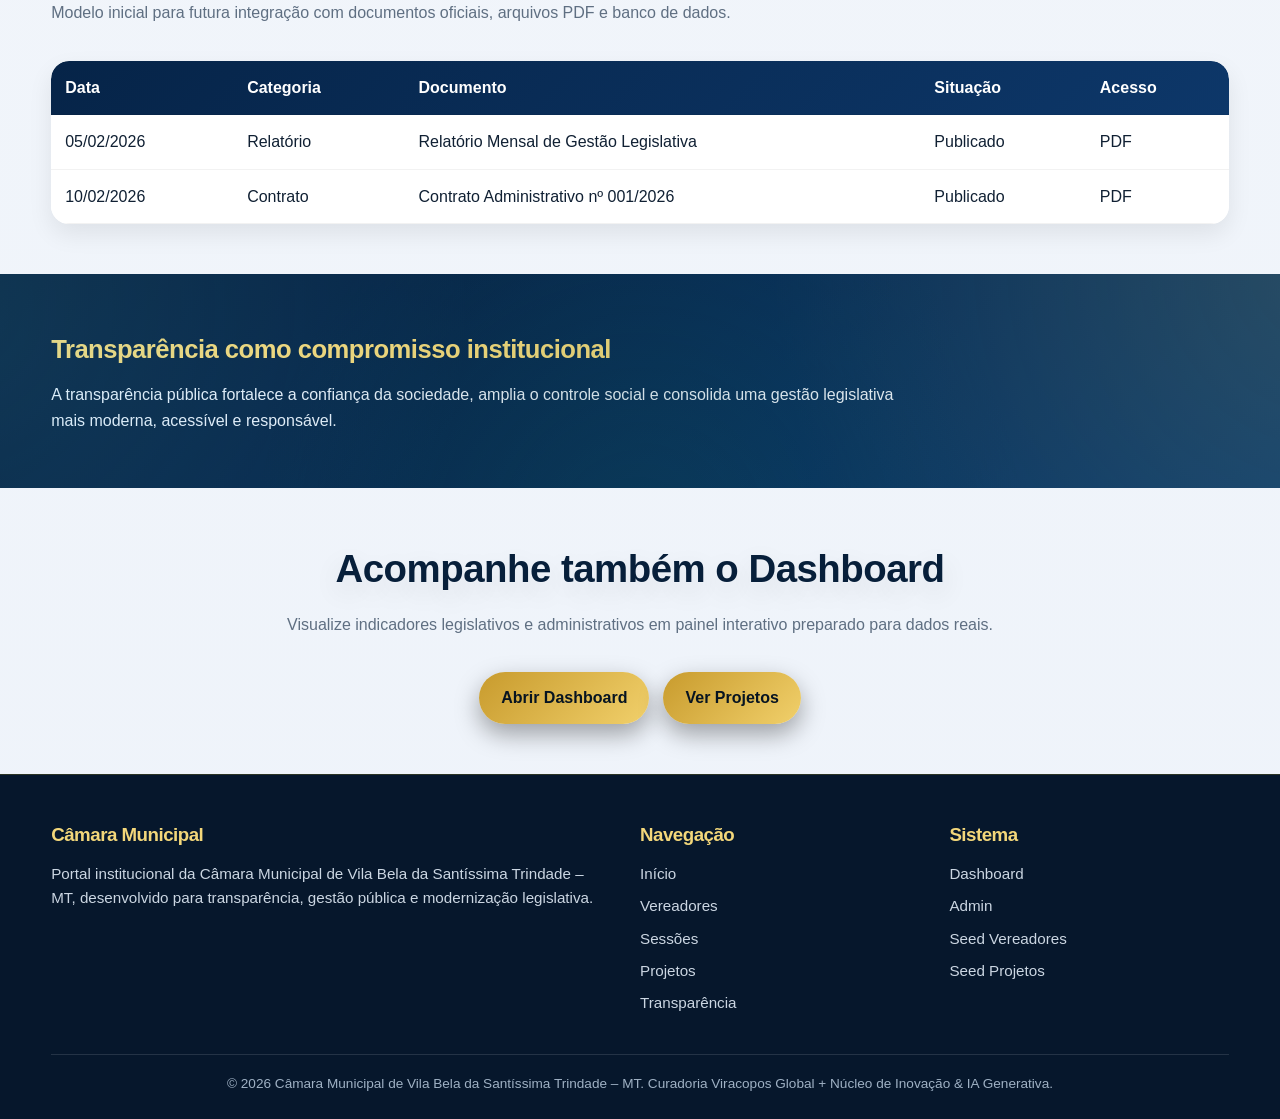
<file: transparencia.html>
<!DOCTYPE html>
<html lang="pt-BR">
<head>
  <meta charset="UTF-8" />
  <meta name="viewport" content="width=device-width, initial-scale=1.0" />

  <title>Transparência | Câmara Municipal de Vila Bela da Santíssima Trindade – MT</title>

  <meta name="description" content="Portal da Transparência da Câmara Municipal de Vila Bela da Santíssima Trindade – MT, com acesso a documentos, despesas, receitas, contratos e relatórios públicos." />

  <link rel="stylesheet" href="assets/css/style.css" />

  <link rel="manifest" href="manifest.json">
<link rel="icon" type="image/png" href="assets/icons/favicon.png">

<meta name="theme-color" content="#071f3a">

<meta property="og:title" content="Portal Câmara Vila Bela MT">
<meta property="og:description" content="Portal institucional da Câmara Municipal de Vila Bela da Santíssima Trindade - MT">
<meta property="og:image" content="assets/images/portal-camara-og.jpg">
</head>

<body>

  <!-- =====================================================
       INÍCIO BLOCO 01 — HEADER / TOPO
  ====================================================== -->
  <header class="header">
    <div class="header-container">

      <a href="index.html" class="logo-area">
        <img src="assets/images/brasao-camara.png" alt="Brasão da Câmara Municipal" />

        <div class="logo-texto">
          <h1>Câmara Municipal</h1>
          <span>Vila Bela da Santíssima Trindade – MT</span>
        </div>
      </a>

      <nav class="nav">
        <a href="index.html">Início</a>
        <a href="vereadores.html">Vereadores</a>
        <a href="sessoes.html">Sessões</a>
        <a href="projetos.html">Projetos</a>
        <a href="transparencia.html">Transparência</a>
        <a href="dashboard.html">Dashboard</a>
        <a href="admin.html" class="btn-admin">Admin</a>
      </nav>

    </div>
  </header>
  <!-- FIM BLOCO 01 -->


  <!-- =====================================================
       INÍCIO BLOCO 02 — HERO INTERNO
  ====================================================== -->
  <section class="hero" style="min-height:360px;">
    <div class="hero-content fade-up">
      <span class="badge">Controle Social</span>

      <h2>Portal da Transparência</h2>

      <p>
        Área destinada à consulta pública de informações administrativas, financeiras,
        legislativas e institucionais da Câmara Municipal de Vila Bela da Santíssima Trindade – MT.
      </p>
    </div>
  </section>
  <!-- FIM BLOCO 02 -->


  <!-- =====================================================
       INÍCIO BLOCO 03 — CARDS DE TRANSPARÊNCIA
  ====================================================== -->
  <section>
    <div class="container">

      <h2 class="titulo-secao text-center">Acesso à Informação Pública</h2>
      <p class="subtitulo-secao text-center" style="margin-left:auto; margin-right:auto;">
        Consulte áreas essenciais da transparência legislativa, organizadas para facilitar
        a fiscalização cidadã e o acompanhamento institucional.
      </p>

      <div class="grid grid-4">

        <div class="card">
          <h3>💰 Despesas</h3>
          <p>Consulta de despesas, pagamentos, empenhos e execução financeira.</p>
        </div>

        <div class="card">
          <h3>📈 Receitas</h3>
          <p>Informações sobre receitas, repasses, duodécimos e entradas orçamentárias.</p>
        </div>

        <div class="card">
          <h3>📑 Contratos</h3>
          <p>Publicação de contratos, aditivos, fornecedores e vigências.</p>
        </div>

        <div class="card">
          <h3>🧾 Licitações</h3>
          <p>Processos licitatórios, dispensas, inexigibilidades e documentos correlatos.</p>
        </div>

        <div class="card">
          <h3>👥 Servidores</h3>
          <p>Quadro funcional, cargos, vínculos, estrutura administrativa e remuneração.</p>
        </div>

        <div class="card">
          <h3>📄 Relatórios</h3>
          <p>Relatórios de gestão, prestação de contas e demonstrativos públicos.</p>
        </div>

        <div class="card">
          <h3>🏛️ Atos Oficiais</h3>
          <p>Portarias, resoluções, decretos legislativos e demais atos administrativos.</p>
        </div>

        <div class="card">
          <h3>📬 Ouvidoria</h3>
          <p>Canal para manifestações, solicitações, denúncias, elogios e pedidos de informação.</p>
        </div>

      </div>

    </div>
  </section>
  <!-- FIM BLOCO 03 -->


  <!-- =====================================================
       INÍCIO BLOCO 04 — INDICADORES DE TRANSPARÊNCIA
  ====================================================== -->
  <section style="background:#e8f1fb;">
    <div class="container">

      <h2 class="titulo-secao">Indicadores Demonstrativos</h2>
      <p class="subtitulo-secao">
        Números iniciais simulados para exibição do painel de transparência.
      </p>

      <div class="kpi-grid">

        <div class="kpi-card">
          <span>Documentos publicados</span>
          <strong>38</strong>
        </div>

        <div class="kpi-card">
          <span>Contratos registrados</span>
          <strong>07</strong>
        </div>

        <div class="kpi-card">
          <span>Relatórios disponíveis</span>
          <strong>12</strong>
        </div>

        <div class="kpi-card">
          <span>Atos oficiais</span>
          <strong>19</strong>
        </div>

      </div>

    </div>
  </section>
  <!-- FIM BLOCO 04 -->


  <!-- =====================================================
       INÍCIO BLOCO 05 — TABELA DE DOCUMENTOS
  ====================================================== -->
  <section>
    <div class="container">

      <h2 class="titulo-secao">Documentos Recentes</h2>
      <p class="subtitulo-secao">
        Modelo inicial para futura integração com documentos oficiais, arquivos PDF e banco de dados.
      </p>

      <div class="tabela-wrapper">
        <table>
          <thead>
            <tr>
              <th>Data</th>
              <th>Categoria</th>
              <th>Documento</th>
              <th>Situação</th>
              <th>Acesso</th>
            </tr>
          </thead>

           <tbody id="tabela-documentos"></tbody>

        </table>
      </div>

    </div>
  </section>
  <!-- FIM BLOCO 05 -->


  <!-- =====================================================
       INÍCIO BLOCO 06 — FAIXA INSTITUCIONAL
  ====================================================== -->
  <section class="faixa-institucional">
    <div class="container">
      <h2>Transparência como compromisso institucional</h2>
      <p>
        A transparência pública fortalece a confiança da sociedade, amplia o controle social
        e consolida uma gestão legislativa mais moderna, acessível e responsável.
      </p>
    </div>
  </section>
  <!-- FIM BLOCO 06 -->


  <!-- =====================================================
       INÍCIO BLOCO 07 — CHAMADA FINAL
  ====================================================== -->
  <section>
    <div class="container text-center">
      <h2 class="titulo-secao">Acompanhe também o Dashboard</h2>
      <p class="subtitulo-secao" style="margin-left:auto; margin-right:auto;">
        Visualize indicadores legislativos e administrativos em painel interativo preparado para dados reais.
      </p>

      <div class="hero-botoes" style="justify-content:center;">
        <a href="dashboard.html" class="btn btn-primary">Abrir Dashboard</a>
        <a href="projetos.html" class="btn btn-primary">Ver Projetos</a>
      </div>
    </div>
  </section>
  <!-- FIM BLOCO 07 -->


  <!-- =====================================================
       INÍCIO BLOCO 08 — RODAPÉ
  ====================================================== -->
  <footer class="footer">
    <div class="container">

      <div class="footer-grid">

        <div>
          <h3>Câmara Municipal</h3>
          <p>
            Portal institucional da Câmara Municipal de Vila Bela da Santíssima Trindade – MT,
            desenvolvido para transparência, gestão pública e modernização legislativa.
          </p>
        </div>

        <div>
          <h3>Navegação</h3>
          <a href="index.html">Início</a>
          <a href="vereadores.html">Vereadores</a>
          <a href="sessoes.html">Sessões</a>
          <a href="projetos.html">Projetos</a>
          <a href="transparencia.html">Transparência</a>
        </div>

        <div>
          <h3>Sistema</h3>
          <a href="dashboard.html">Dashboard</a>
          <a href="admin.html">Admin</a>
          <a href="seed-vereadores.html">Seed Vereadores</a>
          <a href="seed-projetos.html">Seed Projetos</a>
        </div>

      </div>

      <div class="footer-copy">
        © 2026 Câmara Municipal de Vila Bela da Santíssima Trindade – MT.
        Curadoria Viracopos Global + Núcleo de Inovação & IA Generativa.
      </div>

    </div>
  </footer>
  <!-- FIM BLOCO 08 -->
  
<script src="assets/js/script.js"></script>

  <script src="assets/js/script.js"></script>

<script>
if ("serviceWorker" in navigator) {
  navigator.serviceWorker.register("./sw.js");
}
</script>
</body>
</html>
</file>
<file: assets/css/style.css>
/* =========================================================
   INÍCIO BLOCO 01 — RESET GLOBAL
   Projeto: portal-camara-vilabela-mt
   ========================================================= */

* {
  margin: 0;
  padding: 0;
  box-sizing: border-box;
}

html {
  scroll-behavior: smooth;
}

body {
  font-family: "Segoe UI", Arial, sans-serif;
  background: #f4f7fb;
  color: #102033;
  line-height: 1.6;
}

/* FIM BLOCO 01 */


/* =========================================================
   INÍCIO BLOCO 02 — VARIÁVEIS VISUAIS
   ========================================================= */

:root {
  --azul-profundo: #071f3a;
  --azul-medio: #0b3f73;
  --azul-claro: #e8f1fb;

  --dourado: #c9a227;
  --dourado-claro: #f3d77a;

  --branco: #ffffff;
  --cinza-claro: #f4f7fb;
  --cinza-medio: #d9e2ec;
  --texto: #102033;
  --texto-suave: #5f6f82;

  --verde-sucesso: #1f8f5f;
  --vermelho-alerta: #b83232;

  --sombra-suave: 0 10px 25px rgba(0, 0, 0, 0.08);
  --sombra-premium: 0 18px 45px rgba(7, 31, 58, 0.18);

  --raio: 18px;
  --transicao: all 0.3s ease;
}

/* FIM BLOCO 02 */


/* =========================================================
   INÍCIO BLOCO 03 — ELEMENTOS BASE
   ========================================================= */

a {
  text-decoration: none;
  color: inherit;
}

img {
  max-width: 100%;
  display: block;
}

.container {
  width: min(1180px, 92%);
  margin: 0 auto;
}

section {
  padding: 70px 0;
}

.titulo-secao {
  font-size: clamp(1.8rem, 3vw, 2.6rem);
  color: var(--azul-profundo);
  margin-bottom: 12px;
}

.subtitulo-secao {
  color: var(--texto-suave);
  max-width: 780px;
  margin-bottom: 35px;
}

/* FIM BLOCO 03 */


/* =========================================================
   INÍCIO BLOCO 04 — TOPO / HEADER
   ========================================================= */

.header {
  background: linear-gradient(135deg, var(--azul-profundo), var(--azul-medio));
  color: var(--branco);
  position: sticky;
  top: 0;
  z-index: 1000;
  box-shadow: var(--sombra-suave);
}

.header-container {
  width: min(1180px, 92%);
  margin: 0 auto;
  min-height: 76px;
  display: flex;
  align-items: center;
  justify-content: space-between;
}

.logo-area {
  display: flex;
  align-items: center;
  gap: 14px;
}

.logo-area img {
  width: 52px;
  height: 52px;
  object-fit: contain;
}

.logo-texto h1 {
  font-size: 1.05rem;
  line-height: 1.2;
}

.logo-texto span {
  font-size: 0.78rem;
  color: var(--dourado-claro);
}

/* FIM BLOCO 04 */


/* =========================================================
   INÍCIO BLOCO 05 — MENU DE NAVEGAÇÃO
   ========================================================= */

.nav {
  display: flex;
  align-items: center;
  gap: 22px;
}

.nav a {
  font-size: 0.95rem;
  font-weight: 600;
  opacity: 0.9;
  transition: var(--transicao);
}

.nav a:hover {
  color: var(--dourado-claro);
}

.nav .btn-admin {
  background: var(--dourado);
  color: var(--azul-profundo);
  padding: 10px 16px;
  border-radius: 999px;
  font-weight: 700;
}

/* FIM BLOCO 05 */


/* =========================================================
   INÍCIO BLOCO 06 — HERO / CAPA PRINCIPAL
   ========================================================= */

.hero {
  min-height: 520px;
  background:
    linear-gradient(rgba(7, 31, 58, 0.82), rgba(7, 31, 58, 0.92)),
    url("../images/dashboard.bg.jpg") center/cover no-repeat;
  color: var(--branco);
  display: flex;
  align-items: center;
}

.hero-content {
  width: min(1180px, 92%);
  margin: 0 auto;
  max-width: 850px;
}

.hero h2 {
  font-size: clamp(2.2rem, 5vw, 4rem);
  line-height: 1.1;
  margin-bottom: 18px;
}

.hero p {
  font-size: 1.15rem;
  color: #e5edf7;
  margin-bottom: 30px;
}

.hero-botoes {
  display: flex;
  flex-wrap: wrap;
  gap: 14px;
}

/* FIM BLOCO 06 */


/* =========================================================
   INÍCIO BLOCO 07 — BOTÕES
   ========================================================= */

.btn {
  display: inline-flex;
  align-items: center;
  justify-content: center;
  padding: 13px 22px;
  border-radius: 999px;
  font-weight: 700;
  cursor: pointer;
  border: none;
  transition: var(--transicao);
}

.btn-primary {
  background: var(--dourado);
  color: var(--azul-profundo);
}

.btn-primary:hover {
  background: var(--dourado-claro);
  transform: translateY(-2px);
}

.btn-secondary {
  background: transparent;
  color: var(--branco);
  border: 1px solid rgba(255, 255, 255, 0.45);
}

.btn-secondary:hover {
  background: rgba(255, 255, 255, 0.12);
}

/* FIM BLOCO 07 */


/* =========================================================
   INÍCIO BLOCO 08 — CARDS GERAIS
   ========================================================= */

.grid {
  display: grid;
  gap: 24px;
}

.grid-3 {
  grid-template-columns: repeat(3, 1fr);
}

.grid-4 {
  grid-template-columns: repeat(4, 1fr);
}

.card {
  background: var(--branco);
  border-radius: var(--raio);
  padding: 28px;
  box-shadow: var(--sombra-suave);
  transition: var(--transicao);
  border: 1px solid rgba(7, 31, 58, 0.08);
}

.card:hover {
  transform: translateY(-5px);
  box-shadow: var(--sombra-premium);
}

.card h3 {
  color: var(--azul-profundo);
  margin-bottom: 10px;
}

.card p {
  color: var(--texto-suave);
}

/* FIM BLOCO 08 */


/* =========================================================
   INÍCIO BLOCO 09 — CARDS DE VEREADORES
   ========================================================= */

.vereador-card {
  text-align: center;
}

.vereador-card img {
  width: 135px;
  height: 135px;
  border-radius: 50%;
  object-fit: cover;
  margin: 0 auto 18px;
  border: 4px solid var(--dourado);
}

.vereador-card h3 {
  font-size: 1.15rem;
}

.vereador-card .cargo {
  color: var(--dourado);
  font-weight: 700;
}

.vereador-card .partido {
  font-size: 0.9rem;
  color: var(--texto-suave);
}

/* FIM BLOCO 09 */


/* =========================================================
   INÍCIO BLOCO 10 — PROJETOS / SESSÕES
   ========================================================= */

.item-legislativo {
  background: var(--branco);
  border-left: 5px solid var(--dourado);
  padding: 22px;
  border-radius: 14px;
  box-shadow: var(--sombra-suave);
  margin-bottom: 18px;
}

.item-legislativo h3 {
  color: var(--azul-profundo);
  margin-bottom: 8px;
}

.meta {
  font-size: 0.88rem;
  color: var(--texto-suave);
  margin-bottom: 10px;
}

.status {
  display: inline-block;
  padding: 6px 12px;
  border-radius: 999px;
  font-size: 0.8rem;
  font-weight: 700;
}

.status.andamento {
  background: #fff3cd;
  color: #8a6d00;
}

.status.aprovado {
  background: #d9f7e8;
  color: var(--verde-sucesso);
}

.status.rejeitado {
  background: #fde2e2;
  color: var(--vermelho-alerta);
}

/* FIM BLOCO 10 */


/* =========================================================
   INÍCIO BLOCO 11 — TABELAS / TRANSPARÊNCIA
   ========================================================= */

.tabela-wrapper {
  overflow-x: auto;
  background: var(--branco);
  border-radius: var(--raio);
  box-shadow: var(--sombra-suave);
}

table {
  width: 100%;
  border-collapse: collapse;
  min-width: 720px;
}

thead {
  background: var(--azul-profundo);
  color: var(--branco);
}

th,
td {
  padding: 16px;
  text-align: left;
  border-bottom: 1px solid var(--cinza-medio);
}

tbody tr:hover {
  background: var(--azul-claro);
}

/* FIM BLOCO 11 */


/* =========================================================
   INÍCIO BLOCO 12 — DASHBOARD
   ========================================================= */

.dashboard-layout {
  display: grid;
  grid-template-columns: 260px 1fr;
  min-height: 100vh;
}

.sidebar {
  background: var(--azul-profundo);
  color: var(--branco);
  padding: 28px 22px;
}

.sidebar h2 {
  font-size: 1.3rem;
  margin-bottom: 30px;
  color: var(--dourado-claro);
}

.sidebar a {
  display: block;
  padding: 13px 14px;
  border-radius: 12px;
  margin-bottom: 8px;
  color: #eaf2fb;
  transition: var(--transicao);
}

.sidebar a:hover {
  background: rgba(255, 255, 255, 0.12);
}

.dashboard-main {
  padding: 32px;
}

.kpi-grid {
  display: grid;
  grid-template-columns: repeat(4, 1fr);
  gap: 20px;
}

.kpi-card {
  background: var(--branco);
  border-radius: var(--raio);
  padding: 24px;
  box-shadow: var(--sombra-suave);
}

.kpi-card span {
  color: var(--texto-suave);
  font-size: 0.9rem;
}

.kpi-card strong {
  display: block;
  font-size: 2rem;
  color: var(--azul-profundo);
  margin-top: 8px;
}

/* FIM BLOCO 12 */


/* =========================================================
   INÍCIO BLOCO 13 — FORMULÁRIOS / ADMIN
   ========================================================= */

.form-box {
  background: var(--branco);
  padding: 30px;
  border-radius: var(--raio);
  box-shadow: var(--sombra-suave);
  max-width: 760px;
}

.form-group {
  margin-bottom: 18px;
}

label {
  display: block;
  font-weight: 700;
  color: var(--azul-profundo);
  margin-bottom: 7px;
}

input,
select,
textarea {
  width: 100%;
  padding: 13px 15px;
  border: 1px solid var(--cinza-medio);
  border-radius: 12px;
  font-size: 1rem;
  outline: none;
  transition: var(--transicao);
}

input:focus,
select:focus,
textarea:focus {
  border-color: var(--dourado);
  box-shadow: 0 0 0 3px rgba(201, 162, 39, 0.18);
}

textarea {
  min-height: 130px;
  resize: vertical;
}

/* FIM BLOCO 13 */


/* =========================================================
   INÍCIO BLOCO 14 — FAIXAS INSTITUCIONAIS
   ========================================================= */

.faixa-institucional {
  background: linear-gradient(135deg, var(--azul-profundo), var(--azul-medio));
  color: var(--branco);
  padding: 55px 0;
}

.faixa-institucional h2 {
  color: var(--dourado-claro);
  margin-bottom: 12px;
}

.faixa-institucional p {
  color: #e7eef8;
  max-width: 850px;
}

/* FIM BLOCO 14 */


/* =========================================================
   INÍCIO BLOCO 15 — RODAPÉ
   ========================================================= */

.footer {
  background: #06172c;
  color: var(--branco);
  padding: 45px 0 25px;
}

.footer-grid {
  display: grid;
  grid-template-columns: 2fr 1fr 1fr;
  gap: 30px;
}

.footer h3 {
  color: var(--dourado-claro);
  margin-bottom: 12px;
}

.footer p,
.footer a {
  color: #cbd6e2;
  font-size: 0.95rem;
}

.footer a {
  display: block;
  margin-bottom: 8px;
}

.footer-copy {
  border-top: 1px solid rgba(255, 255, 255, 0.12);
  margin-top: 30px;
  padding-top: 18px;
  text-align: center;
  font-size: 0.85rem;
  color: #9fb1c4;
}

/* FIM BLOCO 15 */


/* =========================================================
   INÍCIO BLOCO 16 — UTILITÁRIOS
   ========================================================= */

.text-center {
  text-align: center;
}

.mt-20 {
  margin-top: 20px;
}

.mt-40 {
  margin-top: 40px;
}

.mb-20 {
  margin-bottom: 20px;
}

.badge {
  display: inline-block;
  background: var(--azul-claro);
  color: var(--azul-profundo);
  padding: 7px 13px;
  border-radius: 999px;
  font-size: 0.8rem;
  font-weight: 700;
}

.destaque-dourado {
  color: var(--dourado);
}

/* FIM BLOCO 16 */


/* =========================================================
   INÍCIO BLOCO 17 — RESPONSIVIDADE
   ========================================================= */

@media (max-width: 980px) {
  .nav {
    display: none;
  }

  .grid-3,
  .grid-4,
  .kpi-grid {
    grid-template-columns: repeat(2, 1fr);
  }

  .dashboard-layout {
    grid-template-columns: 1fr;
  }

  .sidebar {
    position: relative;
  }

  .footer-grid {
    grid-template-columns: 1fr;
  }
}

@media (max-width: 640px) {
  section {
    padding: 50px 0;
  }

  .hero {
    min-height: 470px;
  }

  .hero-botoes {
    flex-direction: column;
  }

  .btn {
    width: 100%;
  }

  .grid-3,
  .grid-4,
  .kpi-grid {
    grid-template-columns: 1fr;
  }

  .dashboard-main {
    padding: 22px;
  }

  .logo-texto h1 {
    font-size: 0.9rem;
  }

  .logo-texto span {
    font-size: 0.7rem;
  }
}

/* FIM BLOCO 17 */


/* =========================================================
   INÍCIO BLOCO 18 — ANIMAÇÕES SUAVES
   ========================================================= */

.fade-up {
  animation: fadeUp 0.7s ease both;
}

@keyframes fadeUp {
  from {
    opacity: 0;
    transform: translateY(22px);
  }

  to {
    opacity: 1;
    transform: translateY(0);
  }
}

/* FIM BLOCO 18 */


/* =========================================================
   INÍCIO BLOCO 19 — IMPRESSÃO
   ========================================================= */

@media print {
  .header,
  .footer,
  .btn,
  .sidebar {
    display: none;
  }

  body {
    background: #ffffff;
    color: #000000;
  }

  .card,
  .form-box,
  .tabela-wrapper {
    box-shadow: none;
    border: 1px solid #ccc;
  }
}

/* FIM BLOCO 19 */


/* =========================================================
   FIM DO ARQUIVO STYLE.CSS
   Base institucional premium documentada
   ========================================================= */
/* =========================================================
INÍCIO BLOCO PREMIUM MASTER V1
========================================================= */

body{
    background:
    linear-gradient(
    to bottom,
    #f4f7fb 0%,
    #eef3fa 100%);
}

/* HEADER PREMIUM */

header{
    position: sticky;
    top: 0;
    z-index: 999;
    backdrop-filter: blur(12px);
    background:
    rgba(5,25,55,0.92);
    box-shadow:
    0 4px 20px rgba(0,0,0,0.15);
}

/* CARDS PREMIUM */

.card,
.card-dashboard,
.card-info,
.quick-card{
    background: #ffffff;
    border-radius: 18px;
    box-shadow:
    0 8px 25px rgba(0,0,0,0.08);
    transition:
    transform 0.3s ease,
    box-shadow 0.3s ease;
    overflow: hidden;
}

.card:hover,
.card-dashboard:hover,
.card-info:hover,
.quick-card:hover{
    transform: translateY(-4px);
    box-shadow:
    0 14px 35px rgba(0,0,0,0.12);
}

/* BOTÕES PREMIUM */

button,
.btn,
a.btn{
    border-radius: 999px;
    transition: all 0.3s ease;
    font-weight: 600;
}

button:hover,
.btn:hover,
a.btn:hover{
    transform: scale(1.03);
    opacity: 0.92;
}

/* TÍTULOS */

h1,h2,h3{
    letter-spacing: -0.5px;
    font-weight: 700;
}

/* ANIMAÇÃO SUAVE */

section{
    animation:
    fadeUp 0.6s ease;
}

@keyframes fadeUp{
    from{
        opacity:0;
        transform:translateY(12px);
    }

    to{
        opacity:1;
        transform:translateY(0);
    }
}

/* SCROLLBAR PREMIUM */

::-webkit-scrollbar{
    width:8px;
}

::-webkit-scrollbar-track{
    background:#e8edf5;
}

::-webkit-scrollbar-thumb{
    background:#c8a93b;
    border-radius:999px;
}

/* =========================================================
FIM BLOCO PREMIUM MASTER V1
========================================================= */
0

/* =========================================================
V2 CINEMA EXECUTIVO
========================================================= */

/* HERO CINEMÁTICO */

.hero,
.banner,
.topo{
    position: relative;
    overflow: hidden;
}

.hero::before,
.banner::before,
.topo::before{
    content:"";
    position:absolute;
    inset:0;

    background:
    linear-gradient(
    135deg,
    rgba(255,255,255,0.05),
    rgba(255,255,255,0)
    );

    pointer-events:none;
}

/* GLOW DOURADO */

.btn,
button{
    box-shadow:
    0 0 0 rgba(201,169,59,0);
}

.btn:hover,
button:hover{
    box-shadow:
    0 0 18px rgba(201,169,59,0.35);
}

/* EFEITO VIDRO */

.glass,
.card,
.quick-card{
    backdrop-filter: blur(10px);
    -webkit-backdrop-filter: blur(10px);
}

/* MENU PREMIUM */

nav a{
    position:relative;
    transition:all .3s ease;
}

nav a::after{
    content:"";
    position:absolute;
    left:0;
    bottom:-4px;

    width:0;
    height:2px;

    background:#c8a93b;
    transition:width .3s ease;
}

nav a:hover::after{
    width:100%;
}

/* TÍTULOS MAIS PREMIUM */

h1{
    font-size:2rem;
    line-height:1.1;
}

h2{
    font-size:1.6rem;
}

/* SEÇÕES */

section{
    padding-top:50px;
    padding-bottom:50px;
}

/* TRANSIÇÃO GERAL */

*{
    transition:
    background .3s ease,
    color .3s ease,
    border .3s ease;
}

/* =========================================================
FIM V2 CINEMA EXECUTIVO
========================================================= */
0

/* =========================================================
V3 HOLOGRÁFICO — VIRACOPOS GOVTECH
========================================================= */

:root{
  --holo-gold:#d4af37;
  --holo-blue:#062448;
  --holo-cyan:#54d6ff;
  --holo-green:#0f5f4a;
}

/* BRILHO HOLOGRÁFICO SUAVE */

.hero,
.faixa-institucional,
.sidebar{
  position:relative;
  overflow:hidden;
}

.hero::after,
.faixa-institucional::after,
.sidebar::after{
  content:"";
  position:absolute;
  inset:-40%;
  background:
    radial-gradient(circle at 20% 30%, rgba(84,214,255,.18), transparent 28%),
    radial-gradient(circle at 80% 20%, rgba(212,175,55,.20), transparent 30%),
    radial-gradient(circle at 50% 90%, rgba(15,95,74,.22), transparent 32%);
  animation:holoMove 12s linear infinite;
  pointer-events:none;
  opacity:.75;
}

@keyframes holoMove{
  0%{ transform:translate3d(-2%,0,0) rotate(0deg); }
  50%{ transform:translate3d(2%,2%,0) rotate(3deg); }
  100%{ transform:translate3d(-2%,0,0) rotate(0deg); }
}

/* CARDS COM BORDA HOLOGRÁFICA */

.card,
.kpi-card,
.item-legislativo,
.form-box{
  position:relative;
  border:1px solid rgba(212,175,55,.18);
}

.card::before,
.kpi-card::before,
.item-legislativo::before,
.form-box::before{
  content:"";
  position:absolute;
  inset:0;
  border-radius:inherit;
  padding:1px;
  background:linear-gradient(
    135deg,
    rgba(212,175,55,.65),
    rgba(84,214,255,.30),
    rgba(255,255,255,.08),
    rgba(212,175,55,.45)
  );
  -webkit-mask:
    linear-gradient(#000 0 0) content-box,
    linear-gradient(#000 0 0);
  -webkit-mask-composite:xor;
          mask-composite:exclude;
  pointer-events:none;
  opacity:.45;
}

/* EFEITO LUZ PASSANDO */

.card:hover::after,
.kpi-card:hover::after,
.item-legislativo:hover::after{
  content:"";
  position:absolute;
  top:-120%;
  left:-40%;
  width:60%;
  height:300%;
  background:linear-gradient(
    90deg,
    transparent,
    rgba(255,255,255,.28),
    transparent
  );
  transform:rotate(25deg);
  animation:shinePass .9s ease forwards;
  pointer-events:none;
}

@keyframes shinePass{
  from{ left:-60%; }
  to{ left:130%; }
}

/* BOTÕES 8K GOLD */

.btn,
button{
  position:relative;
  overflow:hidden;
}

.btn::before,
button::before{
  content:"";
  position:absolute;
  inset:0;
  background:linear-gradient(
    120deg,
    transparent,
    rgba(255,255,255,.35),
    transparent
  );
  transform:translateX(-120%);
  transition:.6s ease;
}

.btn:hover::before,
button:hover::before{
  transform:translateX(120%);
}

/* TÍTULOS COM RELEVO */

.titulo-secao,
.hero h2,
.dashboard-main h1{
  text-shadow:
    0 1px 0 rgba(255,255,255,.15),
    0 10px 28px rgba(0,0,0,.12);
}

/* BADGE PREMIUM */

.badge{
  box-shadow:
    0 0 0 1px rgba(212,175,55,.25),
    0 8px 20px rgba(0,0,0,.12);
}

/* IMAGENS MAIS NOBRES */

.logo-area img,
.vereador-card img{
  filter:
    drop-shadow(0 8px 18px rgba(0,0,0,.18));
}

/* DASHBOARD COM PROFUNDIDADE */

.dashboard-main{
  background:
    radial-gradient(circle at top right, rgba(84,214,255,.08), transparent 28%),
    linear-gradient(180deg,#f6f9fd,#edf3fa);
}

/* MOBILE REFINADO */

@media (max-width:768px){
  .hero::after,
  .faixa-institucional::after,
  .sidebar::after{
    opacity:.45;
    animation-duration:18s;
  }

  .card:hover,
  .kpi-card:hover,
  .item-legislativo:hover{
    transform:none;
  }

  .titulo-secao,
  .hero h2{
    text-shadow:none;
  }
}

/* ACESSIBILIDADE: REDUZ ANIMAÇÃO */

@media (prefers-reduced-motion: reduce){
  *,
  *::before,
  *::after{
    animation:none !important;
    transition:none !important;
  }
}

/* =========================================================
FIM V3 HOLOGRÁFICO
========================================================= */
0

/* =========================================================
V4 DASHBOARD REAL — GOVTECH EXECUTIVO
========================================================= */

/* FUNDO EXECUTIVO */

.dashboard-main,
.dashboard-grid,
.kpi-grid{
  position:relative;
}

/* KPI CARDS */

.kpi-card,
.resumo-card,
.indicador-card{
  background:
    linear-gradient(180deg,#ffffff,#f7f9fc);
  border-radius:22px;
  padding:22px;
  box-shadow:
    0 10px 30px rgba(0,0,0,.06),
    inset 0 1px 0 rgba(255,255,255,.8);
  transition:.35s ease;
  overflow:hidden;
  position:relative;
}

/* LINHA SUPERIOR PREMIUM */

.kpi-card::before,
.resumo-card::before,
.indicador-card::before{
  content:"";
  position:absolute;
  top:0;
  left:0;
  width:100%;
  height:4px;
  background:
    linear-gradient(
      90deg,
      #d4af37,
      #54d6ff,
      #d4af37
    );
}

/* HOVER EXECUTIVO */

.kpi-card:hover,
.resumo-card:hover,
.indicador-card:hover{
  transform:
    translateY(-6px)
    scale(1.01);

  box-shadow:
    0 20px 50px rgba(0,0,0,.10),
    0 0 0 1px rgba(212,175,55,.15);
}

/* NÚMEROS GRANDES */

.kpi-numero,
.card-numero,
.numero-indicador{
  font-size:2.3rem;
  font-weight:800;
  color:#062448;
  line-height:1;
  letter-spacing:-1px;
  margin-top:12px;
}

/* LABELS */

.kpi-label,
.card-label{
  font-size:.82rem;
  text-transform:uppercase;
  letter-spacing:1px;
  color:#6b7a90;
  font-weight:700;
}

/* ÍCONES EXECUTIVOS */

.kpi-icon{
  width:54px;
  height:54px;
  border-radius:16px;

  background:
    linear-gradient(
      135deg,
      rgba(212,175,55,.18),
      rgba(84,214,255,.15)
    );

  display:flex;
  align-items:center;
  justify-content:center;

  font-size:1.4rem;

  box-shadow:
    inset 0 1px 0 rgba(255,255,255,.8),
    0 8px 20px rgba(0,0,0,.06);
}

/* DASHBOARD GRID */

.dashboard-grid,
.kpi-grid{
  display:grid;
  grid-template-columns:
    repeat(auto-fit,minmax(220px,1fr));
  gap:20px;
}

/* BARRA EXECUTIVA */

.dashboard-header{
  background:
    linear-gradient(
      135deg,
      #062448,
      #0d3769
    );

  border-radius:28px;

  padding:28px;

  color:#fff;

  box-shadow:
    0 20px 60px rgba(0,0,0,.18);

  position:relative;
  overflow:hidden;
}

/* BRILHO INTERNO */

.dashboard-header::after{
  content:"";
  position:absolute;
  inset:-40%;
  background:
    radial-gradient(circle, rgba(255,255,255,.12), transparent 35%);
  animation:
    dashboardGlow 10s linear infinite;
}

@keyframes dashboardGlow{
  0%{ transform:translateX(-10%); }
  50%{ transform:translateX(10%); }
  100%{ transform:translateX(-10%); }
}

/* TABELAS PREMIUM */

table{
  border-collapse:collapse;
  overflow:hidden;
  border-radius:18px;
  width:100%;
  background:#fff;
}

table thead{
  background:
    linear-gradient(
      135deg,
      #062448,
      #0d3769
    );

  color:#fff;
}

table th,
table td{
  padding:14px;
  border-bottom:
    1px solid rgba(0,0,0,.05);
}

table tr:hover{
  background:
    rgba(84,214,255,.05);
}

/* CARDS LEGISLATIVOS */

.sessao-card,
.projeto-card,
.transparencia-card{
  position:relative;
  overflow:hidden;
}

/* BADGE STATUS */

.status{
  display:inline-flex;
  align-items:center;
  gap:6px;

  padding:8px 14px;

  border-radius:999px;

  font-size:.74rem;
  font-weight:700;

  background:
    rgba(15,95,74,.10);

  color:#0f5f4a;
}

/* DASHBOARD MOBILE */

@media(max-width:768px){

  .kpi-numero,
  .card-numero,
  .numero-indicador{
    font-size:1.8rem;
  }

  .dashboard-header{
    padding:22px;
    border-radius:22px;
  }

  .dashboard-grid,
  .kpi-grid{
    gap:14px;
  }
}

/* =========================================================
FIM V4 DASHBOARD REAL
========================================================= */
0

/* =========================================================
   V5 CINEMA MASTER — GOVTECH PREMIUM
========================================================= */

/* FUNDO CINEMATOGRÁFICO */

body{
    background:
    linear-gradient(
        180deg,
        #021427 0%,
        #041d36 40%,
        #03101d 100%
    );
    background-attachment: fixed;
    overflow-x:hidden;
}

/* PARTÍCULAS */

body::before{
    content:"";
    position:fixed;
    inset:0;
    background-image:
    radial-gradient(rgba(255,255,255,.08) 1px, transparent 1px);
    background-size:30px 30px;
    opacity:.25;
    pointer-events:none;
    z-index:-1;
}

/* HEADER HOLOGRÁFICO */

header{
    position:sticky;
    top:0;
    z-index:999;
    backdrop-filter:blur(16px);
    -webkit-backdrop-filter:blur(16px);

    background:rgba(1,16,32,.78);

    border-bottom:
    1px solid rgba(255,215,0,.18);

    box-shadow:
    0 10px 30px rgba(0,0,0,.45);
}

/* LOGO */

header img{
    width:52px;
    height:52px;
    object-fit:contain;

    filter:
    drop-shadow(0 0 10px rgba(255,215,0,.45));
}

/* HERO */

.hero{
    position:relative;

    overflow:hidden;

    border-radius:0 0 28px 28px;

    background:
    linear-gradient(
        135deg,
        rgba(3,28,55,.95),
        rgba(5,20,38,.96)
    );
}

/* GLOW */

.hero::before{
    content:"";

    position:absolute;

    width:500px;
    height:500px;

    background:
    radial-gradient(
        circle,
        rgba(255,215,0,.10),
        transparent 70%
    );

    top:-200px;
    right:-150px;

    pointer-events:none;
}

/* TÍTULO */

.hero h1{
    font-size:2.2rem;
    line-height:1.1;

    color:#ffffff;

    text-shadow:
    0 4px 18px rgba(0,0,0,.45);
}

/* SUBTEXTO */

.hero p{
    color:#dbe8f6;
    line-height:1.7;
}

/* BOTÕES */

.btn,
button{
    background:
    linear-gradient(
        135deg,
        #c89b2d,
        #f1d06b
    );

    border:none;

    color:#071421;

    font-weight:700;

    border-radius:18px;

    box-shadow:
    0 10px 25px rgba(0,0,0,.35);

    transition:.35s ease;
}

/* HOVER */

.btn:hover,
button:hover{
    transform:
    translateY(-3px)
    scale(1.02);

    box-shadow:
    0 18px 35px rgba(0,0,0,.45);
}

/* CARDS */

.card,
.stat-card,
.dashboard-card{
    background:
    linear-gradient(
        180deg,
        rgba(255,255,255,.96),
        rgba(248,249,251,.93)
    );

    border:
    1px solid rgba(255,255,255,.4);

    border-radius:24px;

    box-shadow:
    0 14px 35px rgba(0,0,0,.18);

    transition:.4s ease;

    overflow:hidden;

    position:relative;
}

/* EFEITO HOLOGRÁFICO */

.card::before,
.stat-card::before,
.dashboard-card::before{
    content:"";

    position:absolute;
    inset:0;

    background:
    linear-gradient(
        120deg,
        transparent,
        rgba(255,255,255,.25),
        transparent
    );

    transform:translateX(-100%);
    transition:1s;
}

/* HOVER */

.card:hover::before,
.stat-card:hover::before,
.dashboard-card:hover::before{
    transform:translateX(100%);
}

.card:hover,
.stat-card:hover,
.dashboard-card:hover{
    transform:
    translateY(-8px);

    box-shadow:
    0 24px 45px rgba(0,0,0,.24);
}

/* NÚMEROS */

.stat-number{
    font-size:2rem;
    font-weight:800;
    color:#0b2b4b;
}

/* TÍTULOS */

.section-title{
    color:#ffffff;
    font-size:2rem;
    text-shadow:
    0 4px 16px rgba(0,0,0,.35);
}

/* TABELAS */

table{
    overflow:hidden;
    border-radius:18px;
}

/* RODAPÉ */

footer{
    background:
    linear-gradient(
        180deg,
        #03101d,
        #020b16
    );

    border-top:
    1px solid rgba(255,215,0,.15);
}

/* LINKS */

footer a{
    color:#c9dfff;
}

footer a:hover{
    color:#f3d36d;
}

/* ANIMAÇÃO */

@keyframes floatCinema{
    0%{
        transform:translateY(0px);
    }

    50%{
        transform:translateY(-6px);
    }

    100%{
        transform:translateY(0px);
    }
}

.card:hover{
    animation:floatCinema 3s ease-in-out infinite;
}

/* RESPONSIVO */

@media(max-width:768px){

    .hero h1{
        font-size:1.8rem;
    }

    .section-title{
        font-size:1.5rem;
    }

}

/* =========================================================
FIX HEADER V3 — COMPACTO DEFINITIVO
========================================================= */

header {
  position: sticky !important;
  top: 0 !important;
  z-index: 9999 !important;
  width: 100% !important;
  padding: 8px 10px !important;
}

header .container {
  max-width: 1200px !important;
  margin: 0 auto !important;
  display: grid !important;
  grid-template-columns: auto 1fr !important;
  align-items: center !important;
  gap: 10px !important;
}

header img {
  width: 42px !important;
  height: 42px !important;
  object-fit: contain !important;
}

header h1,
header h2,
header .logo-text,
header .brand-text {
  font-size: 0.9rem !important;
  line-height: 1.15 !important;
  margin: 0 !important;
  white-space: normal !important;
  word-break: normal !important;
  overflow-wrap: break-word !important;
}

header nav {
  grid-column: 1 / -1 !important;
  display: flex !important;
  flex-wrap: wrap !important;
  justify-content: center !important;
  gap: 6px !important;
  margin-top: 6px !important;
}

header nav a {
  font-size: 0.7rem !important;
  line-height: 1 !important;
  padding: 6px 9px !important;
  white-space: nowrap !important;
  border-radius: 999px !important;
}

@media (max-width: 768px) {
  header {
    max-height: none !important;
  }

  header .container {
    grid-template-columns: 46px 1fr !important;
  }

  header img {
    width: 40px !important;
    height: 40px !important;
  }
}


@media (max-width: 768px) {
  .hero h1,
  .hero-title {
    font-size: clamp(2.3rem, 12vw, 4.2rem) !important;
    line-height: 1.05 !important;
  }
}


/* FIX V4 — HEADER MAIS COMPACTO + HERO SEM CORTE */

@media (max-width: 768px) {
  header {
    padding: 6px 8px !important;
  }

  header .container {
    grid-template-columns: 44px 1fr !important;
    gap: 8px !important;
  }

  header img {
    width: 38px !important;
    height: 38px !important;
  }

  header h1,
  header h2,
  header .logo-text,
  header .brand-text {
    font-size: .78rem !important;
    line-height: 1.1 !important;
  }

  header nav {
    gap: 4px 6px !important;
    margin-top: 4px !important;
  }

  header nav a {
    font-size: .62rem !important;
    padding: 5px 7px !important;
  }

  .hero,
  .hero-section,
  .banner,
  main section:first-of-type {
    padding-top: 36px !important;
  }

  .hero h1,
  .hero-title {
    margin-top: 18px !important;
    font-size: clamp(2rem, 10vw, 3.4rem) !important;
    line-height: 1.08 !important;
  }
}


/* FIX DEFINITIVO MOBILE — HEADER LIMPO */

@media (max-width: 768px) {
  header,
  .site-header {
    position: relative !important;
    padding: 14px 16px !important;
    min-height: auto !important;
    overflow: visible !important;
  }

  header .container,
  .site-header .container {
    display: flex !important;
    flex-direction: column !important;
    align-items: center !important;
    justify-content: center !important;
    gap: 10px !important;
    text-align: center !important;
  }

  header img,
  .site-header img {
    width: 64px !important;
    height: auto !important;
    margin: 0 auto !important;
    display: block !important;
  }

  header h1,
  header h2,
  header .logo-text,
  header .brand-text,
  .site-header h1,
  .site-header h2 {
    font-size: 1rem !important;
    line-height: 1.25 !important;
    margin: 0 !important;
    max-width: 100% !important;
    white-space: normal !important;
    word-break: normal !important;
  }

  header nav,
  .site-header nav {
    display: flex !important;
    flex-wrap: wrap !important;
    justify-content: center !important;
    gap: 8px !important;
    width: 100% !important;
    margin-top: 8px !important;
  }

  header nav a,
  .site-header nav a {
    font-size: .82rem !important;
    padding: 7px 10px !important;
    white-space: nowrap !important;
  }

  .hero,
  .hero-section,
  .banner,
  main section:first-of-type {
    padding-top: 42px !important;
  }

  .hero h1,
  .hero-title {
    font-size: 2.35rem !important;
    line-height: 1.08 !important;
    margin-top: 0 !important;
  }

  .dashboard-grid,
  .cards-grid,
  .stats-grid,
  .charts-grid {
    grid-template-columns: 1fr !important;
  }
}

0

/* FIX FINAL — REMOVER OVERFLOW E AJUSTAR MOBILE */

html, body {
  max-width: 100%;
  overflow-x: hidden !important;
}

* {
  max-width: 100%;
}

@media (max-width: 768px) {
  .container,
  main,
  section,
  .card,
  .dashboard-card,
  .chart-card,
  .table-wrap,
  table,
  canvas {
    max-width: 100% !important;
    overflow-x: hidden !important;
  }

  .site-header .container,
  header .container {
    display: grid !important;
    grid-template-columns: 70px 1fr !important;
    gap: 12px !important;
    align-items: center !important;
    text-align: left !important;
  }

  .site-header nav,
  header nav {
    grid-column: 1 / -1 !important;
    display: grid !important;
    grid-template-columns: repeat(2, 1fr) !important;
    gap: 8px !important;
  }

  .site-header nav a,
  header nav a {
    text-align: center !important;
    font-size: 0.82rem !important;
  }

  .hero h1,
  .hero-title {
    font-size: 2rem !important;
  }

  .hero p,
  .hero-description {
    font-size: 1rem !important;
    line-height: 1.7 !important;
  }

  .dashboard-grid,
  .stats-grid,
  .cards-grid,
  .charts-grid {
    display: grid !important;
    grid-template-columns: 1fr !important;
    gap: 16px !important;
  }
}

0
</file>
